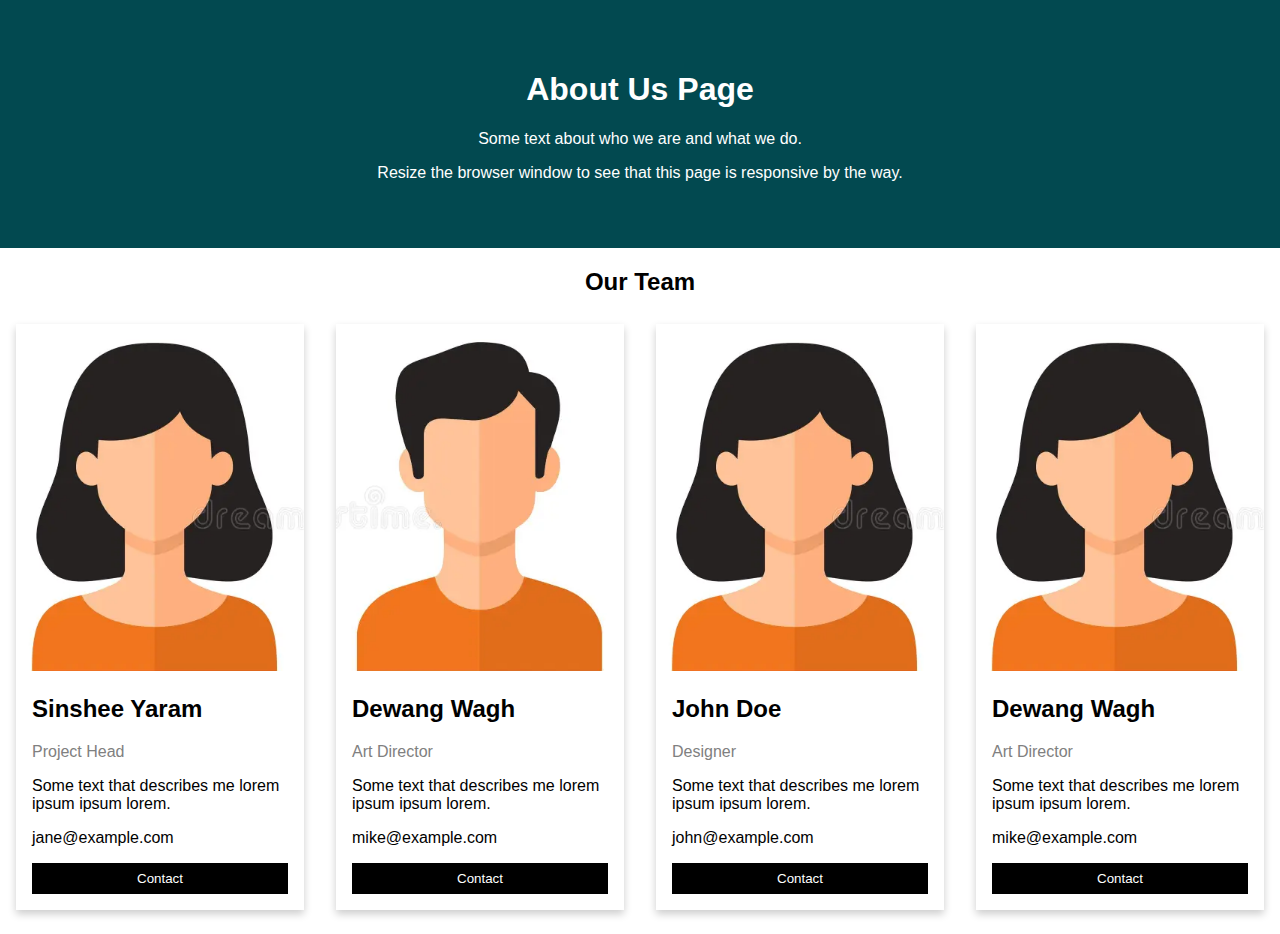
<file: quizApp/dashboard/aboutus.html>
<!DOCTYPE html>
<html>
<head>
<meta name="viewport" content="width=device-width, initial-scale=1">
<style>
body {
  font-family: Arial, Helvetica, sans-serif;
  margin: 0;
}

html {
  box-sizing: border-box;
}

*, *:before, *:after {
  box-sizing: inherit;
}

.column {
  float: left;
  width: 25%;
  margin-bottom: 16px;
  padding: 0 8px;
}

.card {
  box-shadow: 0 4px 8px 0 rgba(0, 0, 0, 0.2);
  margin: 8px;
}

.about-section {
  padding: 50px;
  text-align: center;
  background-color:  #024950;
  color: white;
}

.container {
  padding: 0 16px;
}

.container::after, .row::after {
  content: "";
  clear: both;
  display: table;
}

.title {
  color: grey;
}

.button {
  border: none;
  outline: 0;
  display: inline-block;
  padding: 8px;
  color: white;
  background-color: #000;
  text-align: center;
  cursor: pointer;
  width: 100%;
}

.button:hover {
  background-color: #555;
}

@media screen and (max-width: 650px) {
  .column {
    width: 100%;
    display: block;
  }
}
</style>
</head>
<body>

<div class="about-section">
  <h1>About Us Page</h1>
  <p>Some text about who we are and what we do.</p>
  <p>Resize the browser window to see that this page is responsive by the way.</p>
</div>

<h2 style="text-align:center">Our Team</h2>
<div class="row">
  <div class="column">
    <div class="card">
      <img src="images/women.png" alt="Jane" style="width:100%">
      <div class="container">
        <h2>Sinshee Yaram</h2>
        <p class="title">Project Head</p>
        <p>Some text that describes me lorem ipsum ipsum lorem.</p>
        <p>jane@example.com</p>
        <p><button class="button">Contact</button></p>
      </div>
    </div>
  </div>

  <div class="column">
    <div class="card">
      <img src="images/men.png" alt="Mike" style="width:100%">
      <div class="container">
        <h2>Dewang Wagh</h2>
        <p class="title">Art Director</p>
        <p>Some text that describes me lorem ipsum ipsum lorem.</p>
        <p>mike@example.com</p>
        <p><button class="button">Contact</button></p>
      </div>
    </div>
  </div>
  
  <div class="column">
    <div class="card">
      <img src="images/women.png" alt="John" style="width:100%">
      <div class="container">
        <h2>John Doe</h2>
        <p class="title">Designer</p>
        <p>Some text that describes me lorem ipsum ipsum lorem.</p>
        <p>john@example.com</p>
        <p><button class="button">Contact</button></p>
      </div>
    </div>
  </div>



<div class="column">
    <div class="card">
      <img src="images/women.png" alt="Mike" style="width:100%">
      <div class="container">
        <h2>Dewang Wagh</h2>
        <p class="title">Art Director</p>
        <p>Some text that describes me lorem ipsum ipsum lorem.</p>
        <p>mike@example.com</p>
        <p><button class="button">Contact</button></p>
      </div>
    </div>
  </div>
</div>
</body>
</html>
</file>
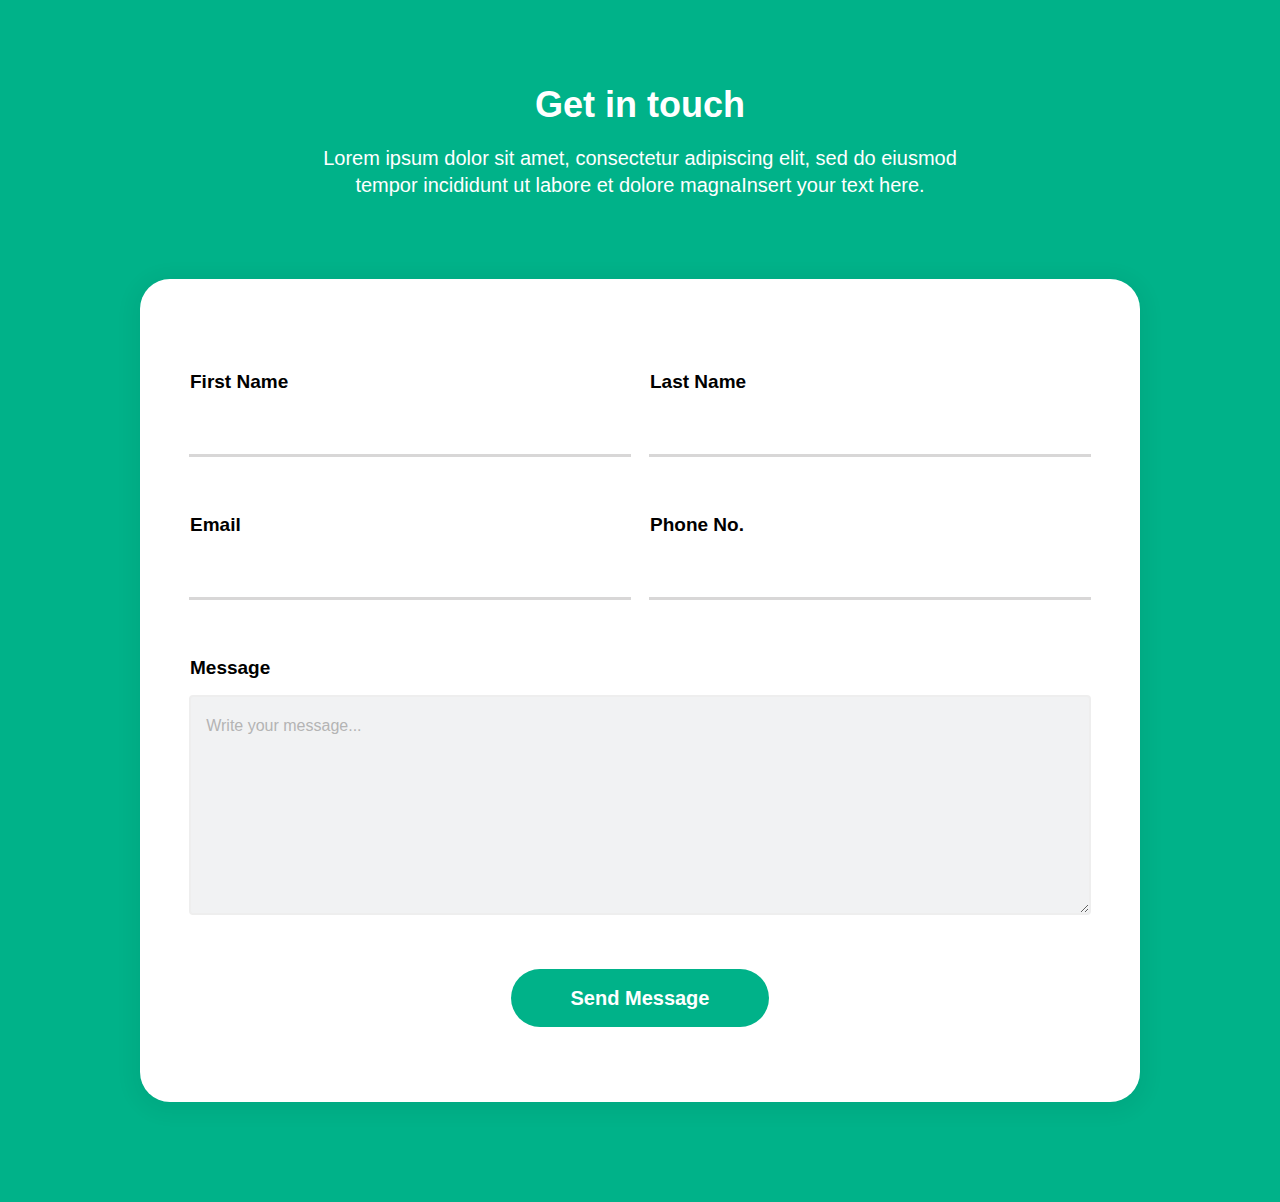
<file: quizApp/dashboard/contact.html>
<!DOCTYPE html>
<html lang="en">
<head>
  <meta charset="UTF-8">
  <meta name="viewport" content="width=device-width, initial-scale=1.0">
  <title>Document</title>
</head>
<style>
  .contact_us * {
  font-family: Nunito, sans-serif;
}

.contact_us .text-blk {
  margin-top: 0px;
  margin-right: 0px;
  margin-bottom: 0px;
  margin-left: 0px;
  line-height: 25px;
}

.contact_us .responsive-cell-block {
  min-height: 75px;
}

.contact_us input:focus {
  outline-color: initial;
  outline-style: none;
  outline-width: initial;
}

.contact_us .container-block {
  min-height: 75px;
  height: fit-content;
  width: 100%;
  padding-top: 10px;
  padding-right: 10px;
  padding-bottom: 10px;
  padding-left: 10px;
  display: block;
}

.contact_us .responsive-container-block {
  min-height: 75px;
  height: fit-content;
  width: 100%;
  display: flex;
  flex-wrap: wrap;
  justify-content: flex-start;
  margin-top: 0px;
  margin-right: auto;
  margin-bottom: 50px;
  margin-left: auto;
  padding-top: 0px;
  padding-right: 0px;
  padding-bottom: 0px;
  padding-left: 0px;
}

.contact_us .responsive-container-block.big-container {
  background-color: #03a9f4;
  position: static;
  height: auto;
  margin-top: 0px;
  margin-right: 0px;
  margin-bottom: 0px;
  margin-left: 0px;
  padding-top: 0px;
  padding-right: 30px;
  padding-bottom: 0px;
  padding-left: 30px;
}

.contact_us .responsive-container-block.container {
  position: static;
  min-height: 75px;
  flex-direction: column;
  margin-top: 0px;
  margin-right: 0px;
  margin-bottom: 0px;
  margin-left: 0px;
  background-color: #00b289;
}

.contact_us .container-block.form-wrapper {
  background-color: white;
  max-width: 1000px;
  text-align: center;
  box-shadow: rgba(0, 0, 0, 0.05) 0px 4px 20px 7px;
  border-top-left-radius: 30px;
  border-top-right-radius: 30px;
  border-bottom-right-radius: 30px;
  border-bottom-left-radius: 30px;
  padding-top: 90px;
  padding-right: 40px;
  padding-bottom: 75px;
  padding-left: 40px;
  margin-top: 80px;
  margin-right: auto;
  margin-bottom: 100px;
  margin-left: auto;
}

.contact_us .text-blk.contactus-head {
  font-size: 38px;
  line-height: 52px;
  font-weight: 900;
}

.contact_us .text-blk.contactus-subhead {
  color: #9c9c9c;
  margin-top: 0px;
  margin-right: 0px;
  margin-bottom: 50px;
  margin-left: 0px;
}

.contact_us .responsive-cell-block.wk-desk-6.wk-ipadp-6.wk-tab-12.wk-mobile-12 {
  min-height: 50px;
  margin-top: 0px;
  margin-right: 0px;
  margin-bottom: 55px;
  margin-left: 0px;
}

.contact_us .input {
  width: 96%;
  height: 48px;
  padding-top: 1px;
  padding-right: 15px;
  padding-bottom: 1px;
  padding-left: 15px;
  font-size: 16px;
  color: black;
  border-top-width: initial;
  border-right-width: initial;
  border-bottom-width: 3px;
  border-left-width: initial;
  border-top-style: none;
  border-right-style: none;
  border-bottom-style: solid;
  border-left-style: none;
  border-top-color: initial;
  border-right-color: initial;
  border-bottom-color: #d8d7d7;
  border-left-color: initial;
  border-image-source: initial;
  border-image-slice: initial;
  border-image-width: initial;
  border-image-outset: initial;
  border-image-repeat: initial;
}

.contact_us .textinput {
  width: 98%;
  min-height: 220px;
  padding-top: 20px;
  padding-right: 15px;
  padding-bottom: 20px;
  padding-left: 15px;
  border-top-width: 2px;
  border-right-width: 2px;
  border-bottom-width: 2px;
  border-left-width: 2px;
  border-top-style: solid;
  border-right-style: solid;
  border-bottom-style: solid;
  border-left-style: solid;
  border-top-color: #eeeeee;
  border-right-color: #eeeeee;
  border-bottom-color: #eeeeee;
  border-left-color: #eeeeee;
  border-image-source: initial;
  border-image-slice: initial;
  border-image-width: initial;
  border-image-outset: initial;
  border-image-repeat: initial;
  font-size: 16px;
  border-top-left-radius: 4px;
  border-top-right-radius: 4px;
  border-bottom-right-radius: 4px;
  border-bottom-left-radius: 4px;
  background-color: #f1f2f3;
}

.contact_us .submit-btn {
  width: auto;
  background-color: #00b289;
  height: 58px;
  font-size: 20px;
  font-weight: 600;
  color: white;
  border-top-width: 0px;
  border-right-width: 0px;
  border-bottom-width: 0px;
  border-left-width: 0px;
  border-top-style: outset;
  border-right-style: outset;
  border-bottom-style: outset;
  border-left-style: outset;
  border-top-color: #767676;
  border-right-color: #767676;
  border-bottom-color: #767676;
  border-left-color: #767676;
  border-image-source: initial;
  border-image-slice: initial;
  border-image-width: initial;
  border-image-outset: initial;
  border-image-repeat: initial;
  padding-top: 1px;
  padding-right: 60px;
  padding-bottom: 1px;
  padding-left: 60px;
  border-top-left-radius: 35px;
  border-top-right-radius: 35px;
  border-bottom-right-radius: 35px;
  border-bottom-left-radius: 35px;
  cursor: pointer;
}

.contact_us .form-box {
  margin-top: 0px;
  margin-right: auto;
  margin-bottom: 0px;
  margin-left: auto;
  padding-top: 80px;
  padding-right: 0px;
  padding-bottom: 0px;
  padding-left: 0px;
  display: flex;
  flex-direction: column;
  justify-content: flex-start;
  align-items: center;
  text-align: center;
}

.contact_us .text-blk.input-title {
  text-align: left;
  padding-top: 0px;
  padding-right: 0px;
  padding-bottom: 0px;
  padding-left: 10px;
  font-size: 19px;
  color: black;
  font-weight: 600;
  margin-top: 0px;
  margin-right: 0px;
  margin-bottom: 15px;
  margin-left: 0px;
}

.contact_us ::placeholder {
  color: #b4b4b4;
}

.contact_us .text-blk.contact-head {
  font-size: 36px;
  line-height: 50px;
  font-weight: 700;
  color: white;
  margin-top: 0px;
  margin-right: 0px;
  margin-bottom: 15px;
  margin-left: 0px;
}

.contact_us .text-blk.contact-subhead {
  max-width: 670px;
  font-size: 20px;
  line-height: 27px;
  color: white;
}

@media (max-width: 1024px) {
  .contact_us .responsive-container-block.container {
    padding-top: 0px;
    padding-right: 30px;
    padding-bottom: 0px;
    padding-left: 30px;
  }

  .contact_us .container-block.form-wrapper {
    margin-top: 60px;
    margin-right: 0px;
    margin-bottom: 80px;
    margin-left: 0px;
  }
}

@media (max-width: 768px) {
  .contact_us .submit-btn {
    width: 100%;
  }

  .contact_us .input {
    width: 100%;
  }

  .contact_us .textinput {
    width: 100%;
  }

  .contact_us .container-block.form-wrapper {
    margin-top: 80px;
    margin-right: 0px;
    margin-bottom: 0px;
    margin-left: 0px;
  }

  .contact_us .text-blk.input-title {
    padding-top: 0px;
    padding-right: 0px;
    padding-bottom: 0px;
    padding-left: 0px;
  }

  .contact_us .container-block.form-wrapper {
    margin-top: 80px;
    margin-right: 0px;
    margin-bottom: 80px;
    margin-left: 0px;
  }

  .contact_us .text-blk.contact-subhead {
    font-size: 18px;
  }
}

@media (max-width: 500px) {
  .contact_us .container-block.form-wrapper {
    padding-top: 50px;
    padding-right: 15px;
    padding-bottom: 50px;
    padding-left: 15px;
  }

  .contact_us .container-block.form-wrapper {
    margin-top: 60px;
    margin-right: 0px;
    margin-bottom: 0px;
    margin-left: 0px;
  }

  .contact_us .responsive-cell-block.wk-ipadp-6.wk-tab-12.wk-mobile-12.wk-desk-6 {
    margin-top: 0px;
    margin-right: 0px;
    margin-bottom: 15px;
    margin-left: 0px;
  }

  .contact_us .responsive-container-block {
    margin-top: 0px;
    margin-right: 0px;
    margin-bottom: 35px;
    margin-left: 0px;
  }

  .contact_us .text-blk.input-title {
    font-size: 12px;
  }

  .contact_us .responsive-container-block.container {
    padding-top: 0px;
    padding-right: 20px;
    padding-bottom: 0px;
    padding-left: 20px;
  }

  .contact_us .container-block.form-wrapper {
    border-top-left-radius: 10px;
    border-top-right-radius: 10px;
    border-bottom-right-radius: 10px;
    border-bottom-left-radius: 10px;
    padding-top: 50px;
    padding-right: 20px;
    padding-bottom: 50px;
    padding-left: 20px;
    margin-top: 50px;
    margin-right: 0px;
    margin-bottom: 80px;
    margin-left: 0px;
  }

  .contact_us .form-box {
    padding-top: 50px;
    padding-right: 0px;
    padding-bottom: 0px;
    padding-left: 0px;
  }

  .contact_us .text-blk.contact-head {
    font-size: 35px;
    line-height: 40px;
  }

  .contact_us .text-blk.contact-subhead {
    font-size: 16px;
    line-height: 24px;
  }

  .contact_us .text-blk.input-title {
    font-size: 16px;
    margin-top: 0px;
    margin-right: 0px;
    margin-bottom: 10px;
    margin-left: 0px;
  }

  .contact_us .responsive-cell-block.wk-ipadp-6.wk-tab-12.wk-mobile-12.wk-desk-6 {
    margin-top: 0px;
    margin-right: 0px;
    margin-bottom: 35px;
    margin-left: 0px;
  }

  .contact_us .input {
    height: 40px;
  }

  .contact_us .text-blk.contact-head {
    font-size: 26px;
    line-height: 35px;
    margin-top: 0px;
    margin-right: 0px;
    margin-bottom: 10px;
    margin-left: 0px;
  }
}
  @import url('https://fonts.googleapis.com/css2?family=Nunito:wght@200;300;400;600;700;800&amp;display=swap');

*,
*:before,
*:after {
  -moz-box-sizing: border-box;
  -webkit-box-sizing: border-box;
  box-sizing: border-box;
}

body {
  margin: 0;
}

.wk-desk-1 {
  width: 8.333333%;
}

.wk-desk-2 {
  width: 16.666667%;
}

.wk-desk-3 {
  width: 25%;
}

.wk-desk-4 {
  width: 33.333333%;
}

.wk-desk-5 {
  width: 41.666667%;
}

.wk-desk-6 {
  width: 50%;
}

.wk-desk-7 {
  width: 58.333333%;
}

.wk-desk-8 {
  width: 66.666667%;
}

.wk-desk-9 {
  width: 75%;
}

.wk-desk-10 {
  width: 83.333333%;
}

.wk-desk-11 {
  width: 91.666667%;
}

.wk-desk-12 {
  width: 100%;
}

@media (max-width: 1024px) {
  .wk-ipadp-1 {
    width: 8.333333%;
  }

  .wk-ipadp-2 {
    width: 16.666667%;
  }

  .wk-ipadp-3 {
    width: 25%;
  }

  .wk-ipadp-4 {
    width: 33.333333%;
  }

  .wk-ipadp-5 {
    width: 41.666667%;
  }

  .wk-ipadp-6 {
    width: 50%;
  }

  .wk-ipadp-7 {
    width: 58.333333%;
  }

  .wk-ipadp-8 {
    width: 66.666667%;
  }

  .wk-ipadp-9 {
    width: 75%;
  }

  .wk-ipadp-10 {
    width: 83.333333%;
  }

  .wk-ipadp-11 {
    width: 91.666667%;
  }

  .wk-ipadp-12 {
    width: 100%;
  }
}

@media (max-width: 768px) {
  .wk-tab-1 {
    width: 8.333333%;
  }

  .wk-tab-2 {
    width: 16.666667%;
  }

  .wk-tab-3 {
    width: 25%;
  }

  .wk-tab-4 {
    width: 33.333333%;
  }

  .wk-tab-5 {
    width: 41.666667%;
  }

  .wk-tab-6 {
    width: 50%;
  }

  .wk-tab-7 {
    width: 58.333333%;
  }

  .wk-tab-8 {
    width: 66.666667%;
  }

  .wk-tab-9 {
    width: 75%;
  }

  .wk-tab-10 {
    width: 83.333333%;
  }

  .wk-tab-11 {
    width: 91.666667%;
  }

  .wk-tab-12 {
    width: 100%;
  }
}

@media (max-width: 500px) {
  .wk-mobile-1 {
    width: 8.333333%;
  }

  .wk-mobile-2 {
    width: 16.666667%;
  }

  .wk-mobile-3 {
    width: 25%;
  }

  .wk-mobile-4 {
    width: 33.333333%;
  }

  .wk-mobile-5 {
    width: 41.666667%;
  }

  .wk-mobile-6 {
    width: 50%;
  }

  .wk-mobile-7 {
    width: 58.333333%;
  }

  .wk-mobile-8 {
    width: 66.666667%;
  }

  .wk-mobile-9 {
    width: 75%;
  }

  .wk-mobile-10 {
    width: 83.333333%;
  }

  .wk-mobile-11 {
    width: 91.666667%;
  }

  .wk-mobile-12 {
    width: 100%;
  }
}
</style>
<body>
  <div class="contact_us">
    <div class="responsive-container-block container">
      <form class="form-box">
        <p class="text-blk contact-head">
          Get in touch
        </p>
        <p class="text-blk contact-subhead">
          Lorem ipsum dolor sit amet, consectetur adipiscing elit, sed do eiusmod tempor incididunt ut labore et dolore magnaInsert your text here.
        </p>
        <div class="container-block form-wrapper">
          <div class="responsive-container-block">
            <div class="responsive-cell-block wk-ipadp-6 wk-tab-12 wk-mobile-12 wk-desk-6" id="i10mt-4">
              <p class="text-blk input-title">
                First Name
              </p>
              <input class="input" id="ijowk-4" name="FirstName">
            </div>
            <div class="responsive-cell-block wk-desk-6 wk-ipadp-6 wk-tab-12 wk-mobile-12">
              <p class="text-blk input-title">
                Last Name
              </p>
              <input class="input" id="indfi-3" name="Last Name">
            </div>
            <div class="responsive-cell-block wk-desk-6 wk-ipadp-6 wk-tab-12 wk-mobile-12">
              <p class="text-blk input-title">
                Email
              </p>
              <input class="input" id="ipmgh-4" name="Email">
            </div>
            <div class="responsive-cell-block wk-desk-6 wk-ipadp-6 wk-tab-12 wk-mobile-12">
              <p class="text-blk input-title">
                Phone No.
              </p>
              <input class="input" id="imgis-4" name="PhoneNumber">
            </div>
            <div class="responsive-cell-block wk-tab-12 wk-mobile-12 wk-desk-12 wk-ipadp-12" id="i634i-4">
              <p class="text-blk input-title">
                Message
              </p>
              <textarea class="textinput" id="i5vyy-4" placeholder="Write your message..."></textarea>
            </div>
          </div>
          <button class="submit-btn">
            Send Message
          </button>
        </div>
      </form>
    </div>
  </div>
</body>
</html>
</file>
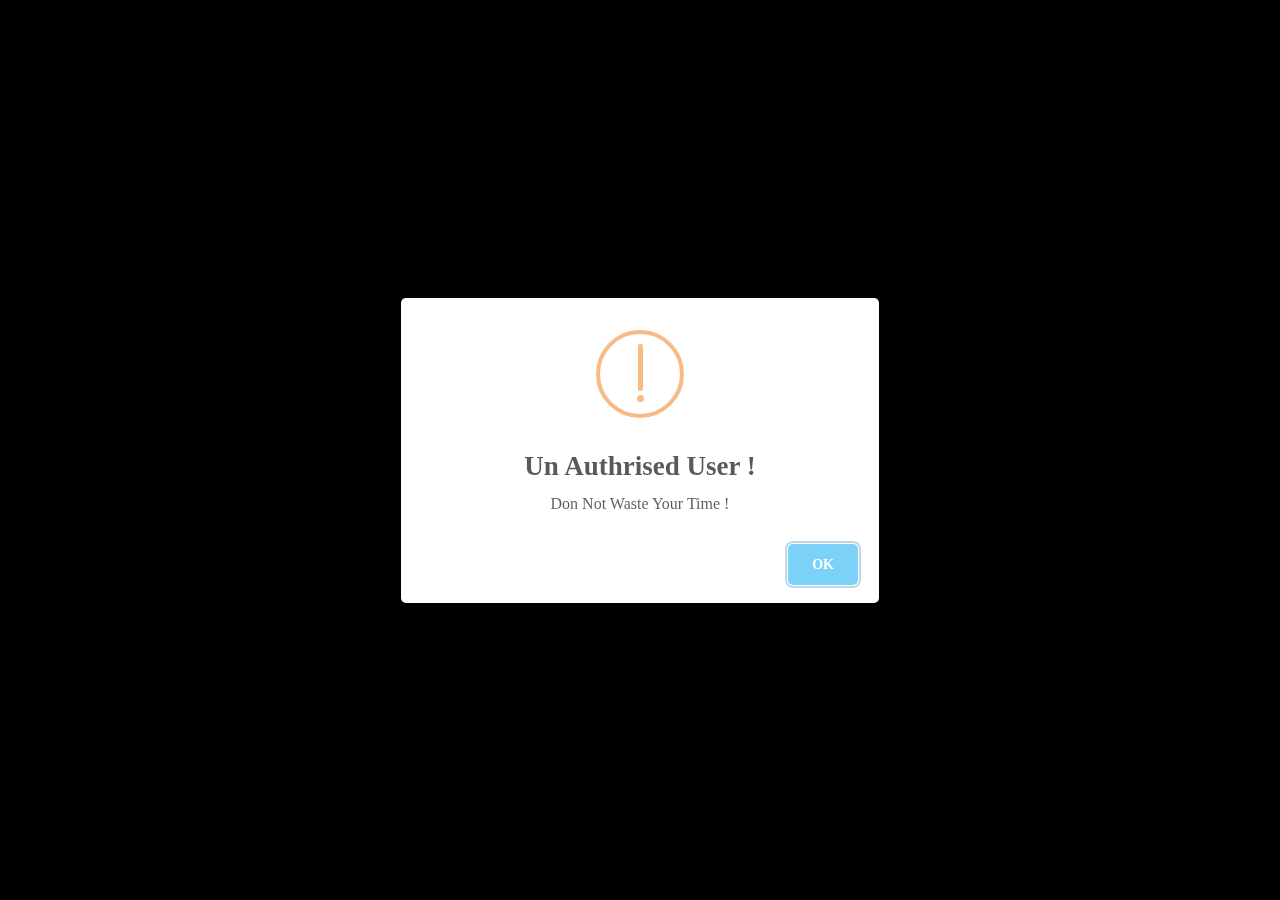
<file: quizApp/dashboard/dashboard.html>
<!DOCTYPE html>
<html lang="en">
  <head>
    <meta charset="UTF-8" />
    <meta http-equiv="X-UA-Compatible" content="IE=edge" />
    <meta name="viewport" content="width=device-width, initial-scale=1.0" />
    <!-- start css link -->
    <link rel="stylesheet" href="css/dashboard.css" />
    <link rel="stylesheet" href="../common/css/bootstrap.min.css" />
    <link rel="stylesheet" href="../common/css/animate.min.css" />
    <!-- end css link -->
    <!-- start js link -->
    <script src="../common/js/bootstrap.bundle.min.js"></script>
    <script src="../common/js/sweetalert.min.js"></script>
    <link
      rel="stylesheet"
      href="https://cdnjs.cloudflare.com/ajax/libs/font-awesome/6.2.1/css/all.min.css"
      integrity="sha512-MV7K8+y+gLIBoVD59lQIYicR65iaqukzvf/nwasF0nqhPay5w/9lJmVM2hMDcnK1OnMGCdVK+iQrJ7lzPJQd1w=="
      crossorigin="anonymous"
      referrerpolicy="no-referrer"
    />
    <!-- end js lside-navink -->
    <title>Dashboard</title>
  </head>
  <body>
    <div class="allbackfordash">
      <div class="toggler-box">
        <i class="fa-solid fa-bars toggler-icon"></i>
        <i class="fa-solid fa-xmark d-none toggler-icon"></i>
      </div>
      <div class="side-nav">
        <div class="profile-pic"></div>
        <ul class="list-group">
          <a href="dashboard.html" class="Underline-Dewa"
            ><li class="list-group-item">
              <i class="fa fa-dashboard"></i> Dashboard
            </li>
          </a>
          <a href="../index.html" class="Underline-Dewa"
            ><li class="list-group-item"><i class="fa fa-home"></i> Home</li>
          </a>
          <a href="/forall/forall.html" class="Underline-Dewa">
            <li class="list-group-item"><i class="fa fa-gear"></i> About Us</li>
          </a>
          <a href="/forall/forall.html" class="Underline-Dewa">
            <li class="list-group-item">
              <i class="fa fa-image"></i> Portfolio
            </li>
          </a>
          <a href="/forall/forall.html" class="Underline-Dewa">
            <li class="list-group-item">
              <i class="fa fa-phone"></i> Contact
            </li></a
          >
          <a href="/forall/forall.html" class="Underline-Dewa">
            <li class="list-group-item">
              <i class="fa fa-briefcase"></i> Manual
            </li>
          </a>
          <a href="/forall/forall.html" class="Underline-Dewa">
            <li class="list-group-item">
              <i class="fa fa-code"></i> Developers
            </li>
          </a>
        </ul>
        <button id="logout-btn">Logout</button>
      </div>
      <div class="container-fluid overflow-hidden p-3 main-box">
        <div class="row">
          <div class="col-md-0 col-lg-2"></div>
          <div class="col-md-12 col-lg-10 mt-1 p-0">
            <ul class="list-group">
              <li class="list-group-item Welcometxt">
                <h1 id="brand-name"></h1>
              </li>
            </ul>
            <div class="row mt-3">
              <div class="col-md-4 teacher-box text-center">
                <ul class="list-group">
                  <li class="list-group-item">
                    <h4>Students</h4>
                  </li>
                </ul>
                <div class="content-box">
                  <div class="number-box">
                    <h5>2000</h5>
                  </div>
                </div>
              </div>
              <div class="col-md-4 teacher-box text-center">
                <ul class="list-group">
                  <li class="list-group-item">
                    <h4>Guide</h4>
                  </li>
                </ul>
                <div class="content-box">
                  <div class="number-box">
                    <h5>200</h5>
                  </div>
                </div>
              </div>
              <div class="col-md-4 teacher-box text-center">
                <ul class="list-group">
                  <li class="list-group-item">
                    <h4>Subject</h4>
                  </li>
                </ul>
                <div class="content-box">
                  <div class="number-box">
                    <h5>15</h5>
                  </div>
                </div>
              </div>
            </div>
            <div class="row mt-2">
              <div class="col-md-4">
                <ul class="list-group">
                  <li class="list-group-item text-center">
                    <h3>Create Subject</h3>
                  </li>
                </ul>
                <div class="accordion">
                  <div class="accordion-item">
                    <h2 class="accordion-header">
                      <buttton
                        class="accordion-button"
                        data-bs-toggle="collapse"
                        data-bs-target="#create-subject"
                      >
                        Create Subject
                      </buttton>
                    </h2>
                    <div
                      class="accordion-collapse collapse"
                      id="create-subject"
                    >
                      <div class="accordion-body">
                        <form>
                          <input
                            type="text"
                            placeholder="Subject Name"
                            class="form-control subject mb-3"
                          />
                          <div align="end">
                            <button
                              class="btn text-white subject-btn"
                              style="background-color: #263159"
                            >
                              Store Subject
                            </button>
                          </div>
                        </form>
                      </div>
                    </div>
                  </div>
                </div>
              </div>
              <div class="col-md-8">
                <ul class="list-group">
                  <li class="list-group-item text-center">
                    <h3>Create Subject Related Questions</h3>
                  </li>
                </ul>
                <div class="accordion">
                  <div class="accordion-item">
                    <h2 class="accordion-header">
                      <buttton
                        class="accordion-button"
                        data-bs-toggle="collapse"
                        data-bs-target="#create-question"
                      >
                        Create Question
                      </buttton>
                    </h2>
                    <div
                      class="accordion-collapse collapse"
                      id="create-question"
                    >
                      <div class="accordion-body">
                        <form class="question-form inputsdewa">
                          <select
                            name=""
                            id="choose-subject"
                            class="form-select mb-3"
                          >
                            <option value="choose subject">
                              Choose Subject
                            </option>
                          </select>
                          <label for="question"
                            >1 Wnter Your question Here !</label
                          >
                          <input
                            type="text"
                            required
                            class="form-control subject mb-3"
                            id="question"
                          />
                          <label for="option-one">Option-1</label>
                          <input
                            type="text"
                            required
                            class="form-control subject mb-3"
                            id="option-one"
                          />
                          <label for="option-two">Option-2</label>
                          <input
                            type="text"
                            required
                            class="form-control subject mb-3"
                            id="option-two"
                          />
                          <label for="option-three">Option-3</label>
                          <input
                            type="text"
                            required
                            class="form-control subject mb-3"
                            id="option-three"
                          />
                          <label for="option-four">Option-4</label>
                          <input
                            type="text"
                            required
                            class="form-control subject mb-3"
                            id="option-four"
                          />
                          <label for="correct-answer">Correct Answer</label>
                          <input
                            type="text"
                            required
                            class="form-control subject mb-3"
                            id="correct-answer"
                          />
                          <div align="end">
                            <button
                              class="btn text-white"
                              style="background-color: #263159"
                            >
                              Store Question
                            </button>
                          </div>
                        </form>
                      </div>
                    </div>
                  </div>
                </div>
              </div>
            </div>
            <div class="row mt-2">
              <div class="col-md-4">
                <ul class="list-group">
                  <li class="list-group-item text-center">
                    <h3>Show Subject</h3>
                  </li>
                </ul>
                <div class="accordion">
                  <div class="accordion-item">
                    <h2 class="accordion-header">
                      <buttton
                        class="accordion-button"
                        data-bs-toggle="collapse"
                        data-bs-target="#show-subject"
                      >
                        Update And Delete All Subject
                      </buttton>
                    </h2>
                    <div class="accordion-collapse collapse" id="show-subject">
                      <div class="accordion-body">
                        <div class="visible-subject"></div>
                      </div>
                    </div>
                  </div>
                </div>
              </div>
              <div class="col-md-8">
                <ul class="list-group">
                  <li class="list-group-item text-center">
                    <h3>Update & Delete Subject Related Questions</h3>
                  </li>
                </ul>
                <div class="accordion">
                  <div class="accordion-item">
                    <h2 class="accordion-header">
                      <buttton
                        class="accordion-button"
                        data-bs-toggle="collapse"
                        data-bs-target="#show-question"
                      >
                        Update & Delete Question
                      </buttton>
                    </h2>
                    <div class="accordion-collapse collapse" id="show-question">
                      <div class="accordion-body">
                        <select
                          name=""
                          id="select-subject"
                          class="form-select mb-3"
                        >
                          <option value="choose subject">Choose Subject</option>
                        </select>

                        <div class="visible-question"></div>
                      </div>
                    </div>
                  </div>
                </div>
              </div>
            </div>
            <div class="row mt-2">
              <div class="col-md-12">
                <ul class="list-group">
                  <li class="list-group-item text-center">
                    <h3>Student & Guide Registration Form</h3>
                  </li>
                </ul>
                <div class="accordion">
                  <div class="accordion-item">
                    <h2 class="accordion-header">
                      <buttton
                        class="accordion-button"
                        data-bs-toggle="collapse"
                        data-bs-target="#registration-form"
                      >
                        Registration form
                      </buttton>
                    </h2>
                    <div
                      class="accordion-collapse collapse"
                      id="registration-form"
                    >
                      <div class="accordion-body">
                        <form class="registration-form">
                          <div class="row">
                            <div class="inputsdewa col-md-6">
                              <label for="name">Name</label>
                              <input
                                type="text"
                                required
                                id="name"
                                class="form-control mb-3"
                              />
                              <label for="father">Father's Name</label>
                              <input
                                type="text"
                                required
                                id="father"
                                class="form-control mb-3"
                              />
                              <label for="dob">DOB</label>
                              <input
                                type="date"
                                required
                                id="dob"
                                class="form-control mb-3"
                              />
                              <select
                                name=""
                                id="choose-type"
                                class="form-select mb-3 inputsdewa"
                              >
                                <option value="choose type">Choose Type</option>
                                <option value="guide">Guide</option>
                                <option value="employee">Student</option>
                              </select>
                              <div align="end">
                                <button class="btn bg-info text-white">
                                  Register
                                </button>
                              </div>
                            </div>
                            <div class="col-md-6 inputsdewa">
                              <label for="mobile">Mobile</label>
                              <input
                                type="text"
                                required
                                id="mobile"
                                class="form-control mb-3"
                              />
                              <label for="enrollment">Roll Number</label>
                              <input
                                type="text"
                                required
                                id="enrollment"
                                class="form-control mb-3"
                              />
                              <label for="password">Password</label>
                              <input
                                type="password"
                                required
                                id="password"
                                class="form-control mb-3"
                              />
                              <label for="address">Address</label>
                              <textarea
                                name=""
                                id="address"
                                required
                                class="form-control"
                              ></textarea>
                            </div>
                          </div>
                        </form>
                      </div>
                    </div>
                  </div>
                </div>
              </div>
            </div>
            <div class="row mt-2">
              <div class="col-md-12">
                <ul class="list-group">
                  <li class="list-group-item text-center">
                    <h3>Student & Guide Data</h3>
                  </li>
                </ul>
                <div class="accordion">
                  <div class="accordion-item">
                    <h2 class="accordion-header">
                      <buttton
                        class="accordion-button"
                        data-bs-toggle="collapse"
                        data-bs-target="#registration-data"
                      >
                        All Type Of User Data
                      </buttton>
                    </h2>
                    <div
                      class="accordion-collapse collapse"
                      id="registration-data"
                    >
                      <div class="accordion-body" style="overflow-x: scroll">
                        <table class="table">
                          <thead>
                            <tr>
                              <th>#</th>
                              <th>Profile</th>
                              <th>Name</th>
                              <th style="width: 200px">Father's Name</th>
                              <th>DOB</th>
                              <th>User Type</th>
                              <th>Mobile</th>
                              <th>Roll Number</th>
                              <th>Password</th>
                              <th>Address</th>
                              <th>Action</th>
                            </tr>
                          </thead>
                          <tbody class="registration-data"></tbody>
                        </table>
                      </div>
                    </div>
                  </div>
                </div>
              </div>
            </div>
            <div class="row mt-2">
              <div class="col-md-4">
                <ul class="list-group">
                  <li class="list-group-item text-center">
                    <h3>Search Result</h3>
                  </li>
                </ul>
                <div class="accordion">
                  <div class="accordion-item">
                    <h2 class="accordion-header inputsdewa">
                      <buttton
                        class="accordion-button"
                        data-bs-toggle="collapse"
                        data-bs-target="#get-result"
                      >
                        Enter Roll Number No
                      </buttton>
                    </h2>
                    <div class="accordion-collapse collapse" id="get-result">
                      <div class="accordion-body">
                        <form class="certificate-form">
                          <input
                            type="text"
                            placeholder="Enter Id Number"
                            class="form-control mb-3"
                          />
                          <div align="end">
                            <button
                              class="btn text-white subject-btn"
                              style="background-color: #263159"
                            >
                              Get Result
                            </button>
                          </div>
                        </form>
                      </div>
                    </div>
                  </div>
                </div>
              </div>
              <div class="col-md-8">
                <ul class="list-group">
                  <li class="list-group-item text-center">
                    <h3>Search Subject Related Result</h3>
                  </li>
                </ul>

                <div class="accordion">
                  <div class="accordion-item">
                    <h2 class="accordion-header">
                      <buttton
                        class="accordion-button"
                        data-bs-toggle="collapse"
                        data-bs-target="#subject-result"
                      >
                        Search Subject Result
                      </buttton>
                    </h2>
                    <div
                      class="accordion-collapse collapse show"
                      id="subject-result"
                    >
                      <div class="accordion-body">
                        <select
                          name=""
                          id="subject-result-el"
                          class="form-select mb-3 choosesub"
                        >
                          <option value="choose subject">Choose Subject</option>
                        </select>
                        <table class="table table-responsive table-striped">
                          <thead>
                            <tr>
                              <th>#</th>
                              <th>Name</th>
                              <th>Roll Number</th>
                              <th>Subject</th>
                              <th class="text-nowrap">Correct Answer</th>
                              <th class="text-nowrap">Wrong Answer</th>
                              <th>Out Of</th>
                            </tr>
                          </thead>
                          <tbody class="subject-result-data">
                            <!-- <tr>
                                                    <td class="text-nowrap" style="width: 8rem;">1</td>
                                                    <td class="text-nowrap" style="width: 8rem;">Alok Kumar</td>
                                                    <td class="text-nowrap" style="width: 8rem;">12345678</td>
                                                    <td class="text-nowrap" style="width: 8rem;">Hindi</td>
                                                    <td class="text-nowrap" style="width: 8rem;">4</td>
                                                    <td class="text-nowrap" style="width: 8rem;">0</td>
                                                    <td class="text-nowrap" style="width: 8rem;">4</td>
                                                </tr> -->
                          </tbody>
                        </table>
                      </div>
                    </div>
                  </div>
                </div>
              </div>
            </div>
          </div>
        </div>
      </div>

      <!-- start modal coding -->
      <div
        class="modal user-profile-box animate__animated animate__fadeInDown"
        id="myModal"
      >
        <div class="modal-dialog modal-lg">
          <div class="modal-content">
            <div class="modal-header">
              <h3>QUIZZENERRING</h3>
              <button
                type="button"
                class="btn-close"
                data-bs-dismiss="modal"
              ></button>
            </div>
            <div class="modal-body inputsdewa">
              <div class="row">
                <div class="col-4">
                  <div class="profile-box mb-3">
                    <div class="upload-box">
                      <button class="btn"><i class="fa fa-add"></i></button>
                      <input type="file" class="upload-input" />
                    </div>
                    <br />
                    <h3>QUIZZENERRING</h3>
                    <p></p>
                  </div>
                  <div class="date-box">
                    <div class="icon-box">
                      <i class="fa-solid fa-caret-left mx-2"></i>
                      <h3 class="may-month">May</h3>
                      <i class="fa-solid fa-caret-right mx-2"></i>
                    </div>
                    <br />
                    <h1 class="may-date">27</h1>
                    <br />
                  </div>
                </div>
                <div class="col-8">
                  <form class="modal-form">
                    <div class="input-group mb-3">
                      <span class="input-group-text">Name</span>
                      <input type="text" class="form-control" />
                    </div>
                    <div class="input-group mb-3">
                      <span class="input-group-text">Father's Name</span>
                      <input type="text" class="form-control" />
                    </div>
                    <div class="input-group mb-3">
                      <span class="input-group-text">DOB</span>
                      <input type="text" class="form-control" />
                    </div>
                    <div class="input-group mb-3">
                      <span class="input-group-text">User Type</span>
                      <input type="text" class="form-control" />
                    </div>
                    <div class="input-group mb-3">
                      <span class="input-group-text">Mobile</span>
                      <input type="text" class="form-control" />
                    </div>
                    <div class="input-group mb-3">
                      <span class="input-group-text">Roll Number</span>
                      <input type="text" class="form-control" />
                    </div>
                    <div class="input-group mb-3">
                      <span class="input-group-text">Password</span>
                      <input type="text" class="form-control" />
                    </div>
                    <div class="input-group mb-3">
                      <span class="input-group-text">Address</span>
                      <textarea name="" id="" class="form-control"></textarea>
                    </div>
                  </form>
                </div>
              </div>
            </div>
            <div class="modal-footer inputsdewa">
              <button class="btn modal-edit">Edit</button>
              <button
                class="btn fw-bold text-white modal-updatte-btn d-none btn-info"
              >
                Update
              </button>
            </div>
          </div>
        </div>
      </div>
      <!-- end modal coding -->

      <!-- start certificate coding -->

      <div class="certificate-main">
        <button class="btn certificate-close-btn">
          <i class="fa fa-times-circle"></i>
        </button>
        <img src="images/cirtificate.png" width="100%" height="100%" alt="" />
        <div class="main-box">
          <h1 class="text-center brand-name">JUST FOR CODE</h1>
          <p class="text-center brand-address">
            GALA NO - 402 NASHIK ROAD PUNE ANDHRA ROAD KALYAN DIST THANE.
          </p>

          <div class="name-box">
            <div class="img-box">
              <img
                src="../dashboard/images/generic-male-avatar-icon-piiktqtfffyzulft.png"
                class="cir-profile"
                width="100%"
                height="100%"
                alt=""
              />
            </div>
            <div class="img-box">
              <p>Name :</p>
              <p>Roll Number :</p>
              <p>Father's Name :</p>
            </div>
            <div class="img-box">
              <p class="cir-name">Alok Kumar</p>
              <p class="cir-enrollment">123456789</p>
              <p class="cir-father">Xyz</p>
            </div>
          </div>
          <h2 class="mt-5">Result :-</h2>
          <table class="table .table-striped">
            <thead>
              <tr>
                <th>Sr</th>
                <th>Subject</th>
                <th>MaxMark</th>
                <th>Mark</th>
                <th>Total</th>
              </tr>
            </thead>
            <tbody class="cir-data">
              <!-- <tr>
                        <td>1</td>
                        <td>Hindi</td>
                        <td>50</td>
                        <td>34</td>
                        <td>34</td>
                    </tr> -->
            </tbody>
            <thead>
              <tr>
                <th>Final Result</th>
                <th></th>
                <th class="cir-total">50</th>
                <th class="cir-total">30</th>
                <th class="cir-total">30</th>
              </tr>
            </thead>
          </table>
          <div class="signature-box">
            <div class="sign-box" style="border-right: 2px solid black"></div>
            <div class="sign-box final-result-box"></div>
            <div class="sign-box" style="border-left: 2px solid black"></div>
          </div>
        </div>
      </div>
    </div>
    <!-- end certificte coding -->

    <script src="js/dashboard.js"></script>
  </body>
</html>
</file>
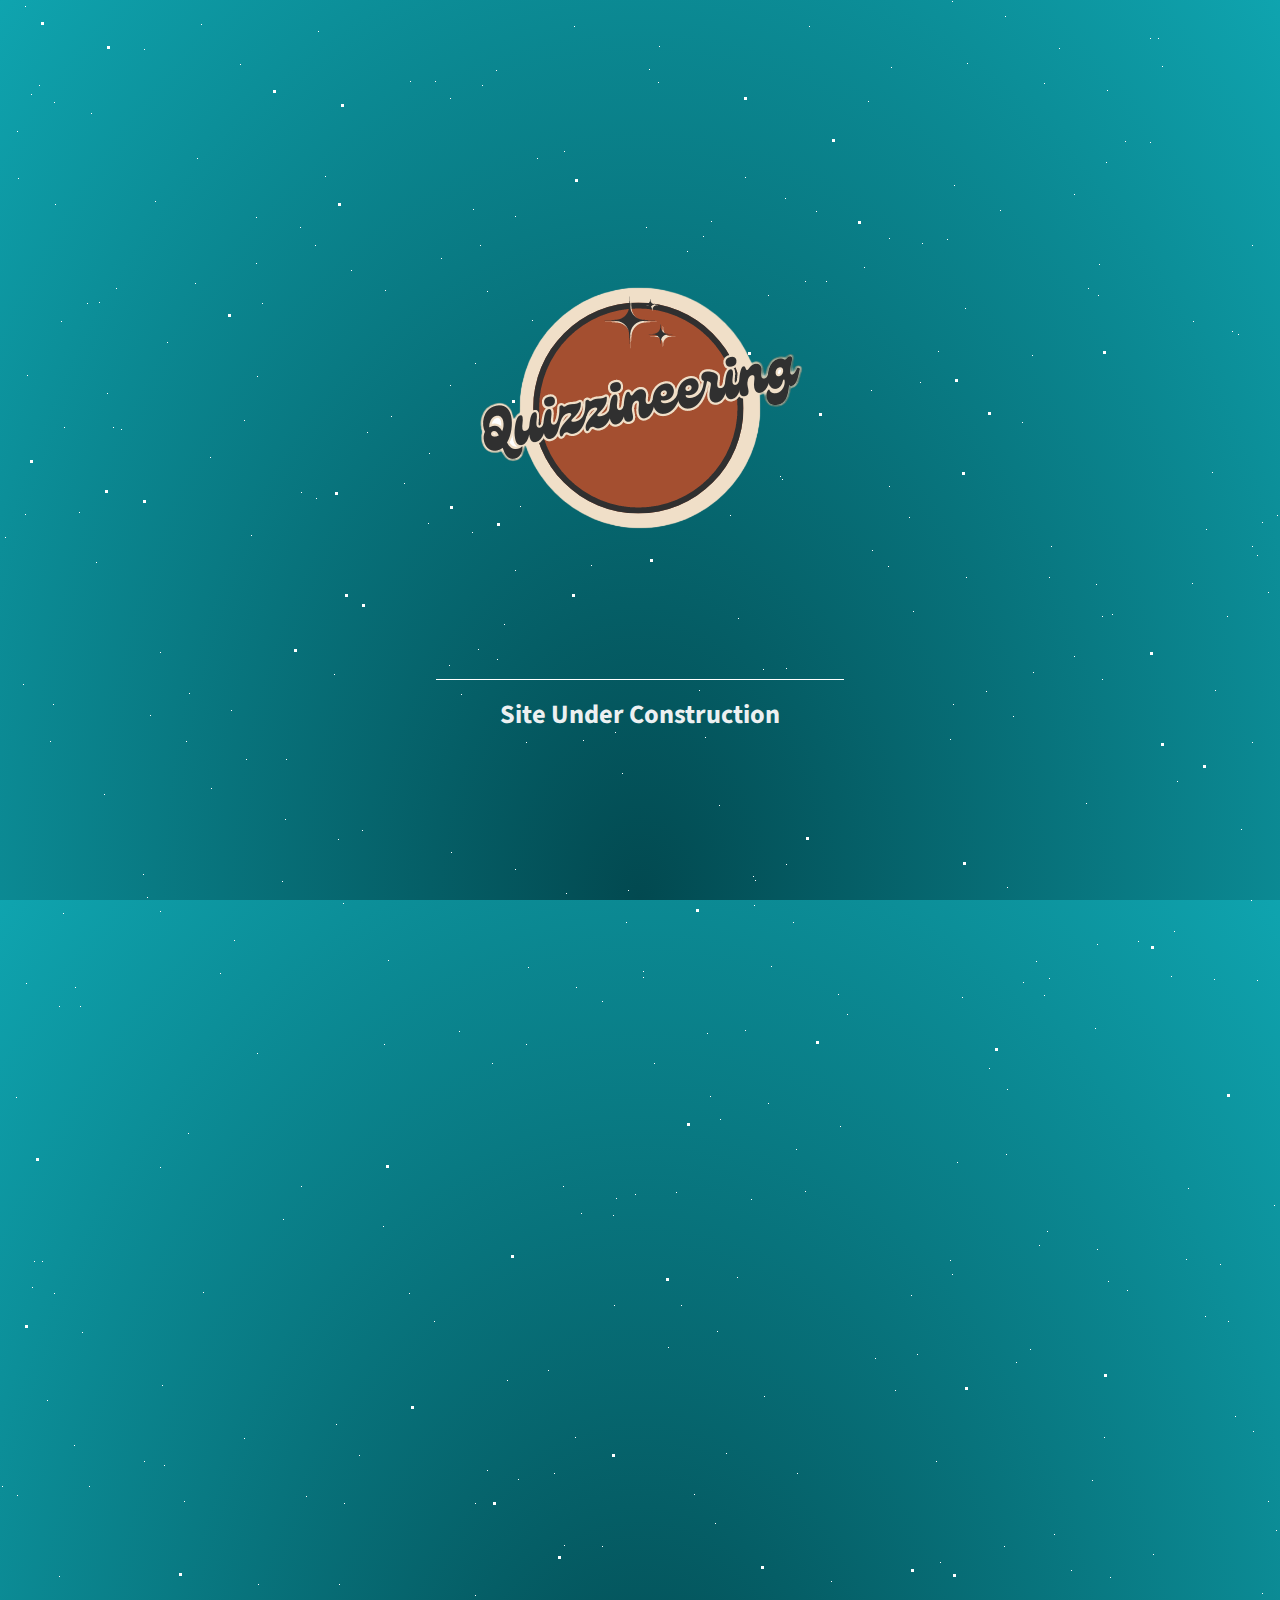
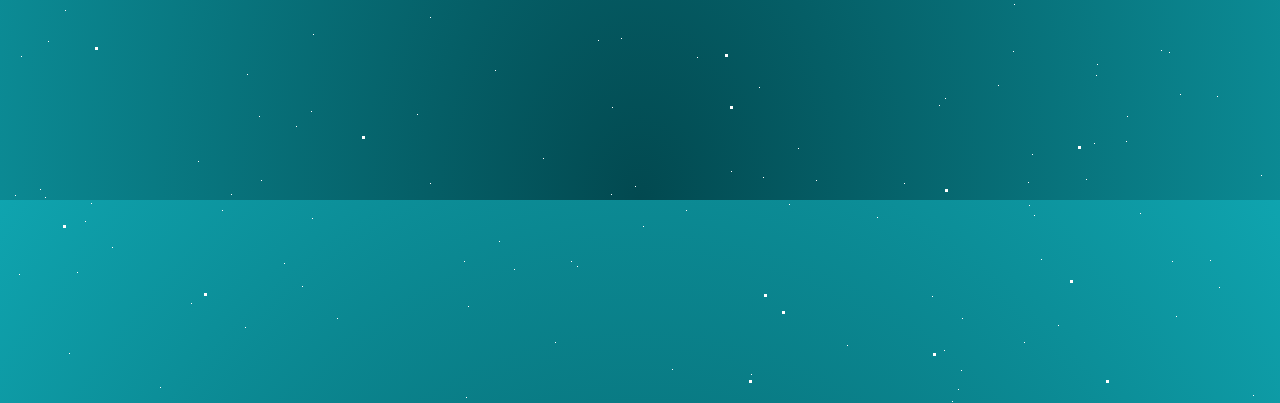
<file: quizApp/forall/forall.html>
<!DOCTYPE html>
<html lang="en">
<head>
  <meta charset="UTF-8">
  <meta name="viewport" content="width=device-width, initial-scale=1.0">
  <title>Document</title>
</head>

<style>
  @import url('https://fonts.googleapis.com/css?family=Poiret+One|Source+Sans+Pro');

* {
	padding: 0;
	margin: 0;
	box-sizing: border-box;
}

html,
body {
	height: 100%;
}

body {
	font-size: 110%;
	color: #ecf0f1;
	font-family: 'Source Sans Pro', sans-serif;
	background: radial-gradient(ellipse at bottom,  #024950 0%,   #0FA4AF 100%);
	width: 100%;
	position: absolute;
	top: 0;
	left: 0;
	overflow: hidden;
}

.main {
	position: absolute;
	height: 100%;
	width: 100%;
	display: flex;
	justify-content: center;
	align-items: center;
}

.contact {
	display: flex;
	flex-direction: column;
	justify-content: center;
	align-items: center;
}

.title {
		font-family: 'Poiret One', cursive;
	font-size: 4rem;
  margin-bottom: .5rem;
	width: 100%;
}

.sub-title {
  border-top: .1rem solid #fff;
  padding: 1rem 4rem;
	text-align: center;
}


/* CSS hack using multiple box-shadows to get them **Stars** */

.stars {
	width: 1px;
	height: 1px;
	background: transparent;
	box-shadow: 1983px 1070px #FFF, 1625px 734px #FFF, 1505px 1218px #FFF, 1288px 1382px #FFF, 1023px 982px #FFF, 184px 1501px #FFF, 1352px 1072px #FFF, 966px 577px #FFF, 1928px 1505px #FFF, 284px 1863px #FFF, 871px 390px #FFF, 1591px 1017px #FFF, 1919px 1315px #FFF, 1552px 697px #FFF, 1775px 1722px #FFF, 61px 321px #FFF, 1108px 1281px #FFF, 1795px 22px #FFF, 1808px 716px #FFF, 797px 374px #FFF, 796px 1149px #FFF, 952px 1px #FFF, 1361px 1185px #FFF, 1110px 1577px #FFF, 1058px 1925px #FFF, 160px 1987px #FFF, 1274px 1205px #FFF, 39px 85px #FFF, 1835px 484px #FFF, 495px 1670px #FFF, 986px 691px #FFF, 2px 1486px #FFF, 719px 805px #FFF, 1601px 89px #FFF, 591px 565px #FFF, 1317px 1604px #FFF, 1805px 1486px #FFF, 703px 236px #FFF, 1950px 1089px #FFF, 1527px 1923px #FFF, 1690px 36px #FFF, 1252px 245px #FFF, 343px 903px #FFF, 143px 874px #FFF, 939px 1705px #FFF, 1733px 372px #FFF, 362px 830px #FFF, 1580px 1181px #FFF, 251px 535px #FFF, 1666px 1111px #FFF, 1276px 1530px #FFF, 958px 1989px #FFF, 75px 987px #FFF, 256px 217px #FFF, 635px 1194px #FFF, 1004px 1546px #FFF, 1910px 878px #FFF, 520px 506px #FFF, 1000px 210px #FFF, 1455px 1027px #FFF, 417px 1714px #FFF, 1376px 674px #FFF, 1744px 1390px #FFF, 195px 283px #FFF, 621px 1638px #FFF, 962px 997px #FFF, 283px 1219px #FFF, 1591px 1953px #FFF, 160px 652px #FFF, 1430px 948px #FFF, 1589px 1722px #FFF, 614px 1305px #FFF, 167px 342px #FFF, 1172px 1861px #FFF, 1097px 1249px #FFF, 1094px 1743px #FFF, 1988px 1361px #FFF, 461px 694px #FFF, 1096px 584px #FFF, 1876px 1984px #FFF, 315px 245px #FFF, 441px 258px #FFF, 1219px 1887px #FFF, 480px 245px #FFF, 285px 819px #FFF, 1753px 1833px #FFF, 816px 1780px #FFF, 245px 1927px #FFF, 715px 1523px #FFF, 475px 1595px #FFF, 1162px 66px #FFF, 543px 1758px #FFF, 112px 1847px #FFF, 1604px 1243px #FFF, 1888px 1758px #FFF, 162px 1385px #FFF, 1587px 1863px #FFF, 1059px 48px #FFF, 1161px 1650px #FFF, 1881px 289px #FFF, 475px 363px #FFF, 160px 911px #FFF, 487px 291px #FFF, 496px 70px #FFF, 1107px 90px #FFF, 731px 1771px #FFF, 1517px 918px #FFF, 1013px 716px #FFF, 1832px 882px #FFF, 107px 393px #FFF, 1503px 1860px #FFF, 31px 94px #FFF, 1640px 1112px #FFF, 697px 1657px #FFF, 435px 81px #FFF, 1526px 1467px #FFF, 602px 1001px #FFF, 1409px 306px #FFF, 1631px 1005px #FFF, 302px 1886px #FFF, 1262px 522px #FFF, 1606px 776px #FFF, 1813px 1471px #FFF, 1784px 1953px #FFF, 499px 1841px #FFF, 805px 1191px #FFF, 786px 864px #FFF, 940px 1562px #FFF, 1016px 1362px #FFF, 1036px 961px #FFF, 1666px 173px #FFF, 1214px 979px #FFF, 54px 1293px #FFF, 231px 710px #FFF, 434px 1321px #FFF, 259px 1716px #FFF, 1463px 380px #FFF, 1406px 1130px #FFF, 913px 611px #FFF, 1489px 1218px #FFF, 1777px 61px #FFF, 967px 63px #FFF, 1598px 1504px #FFF, 1528px 1134px #FFF, 1641px 111px #FFF, 1980px 1181px #FFF, 945px 1698px #FFF, 430px 1617px #FFF, 482px 85px #FFF, 554px 1473px #FFF, 1112px 614px #FFF, 1030px 1349px #FFF, 1666px 1753px #FFF, 1049px 978px #FFF, 1817px 1144px #FFF, 759px 1687px #FFF, 1371px 1720px #FFF, 1393px 461px #FFF, 26px 983px #FFF, 85px 1821px #FFF, 1193px 321px #FFF, 240px 64px #FFF, 220px 973px #FFF, 607px 312px #FFF, 1102px 679px #FFF, 1314px 329px #FFF, 1802px 1079px #FFF, 1997px 85px #FFF, 782px 479px #FFF, 1647px 52px #FFF, 1945px 514px #FFF, 938px 351px #FFF, 1140px 1813px #FFF, 1348px 1582px #FFF, 1188px 1188px #FFF, 1494px 1341px #FFF, 1552px 834px #FFF, 1592px 1952px #FFF, 450px 98px #FFF, 581px 1213px #FFF, 1736px 1193px #FFF, 944px 1950px #FFF, 526px 1044px #FFF, 1869px 788px #FFF, 911px 1295px #FFF, 1521px 1135px #FFF, 1725px 1438px #FFF, 1691px 110px #FFF, 1903px 1777px #FFF, 643px 1826px #FFF, 222px 1810px #FFF, 1613px 1035px #FFF, 201px 24px #FFF, 1325px 557px #FFF, 1169px 1652px #FFF, 385px 290px #FFF, 1733px 168px #FFF, 1886px 438px #FFF, 1533px 315px #FFF, 388px 960px #FFF, 312px 1818px #FFF, 1605px 6px #FFF, 231px 1794px #FFF, 686px 1810px #FFF, 1301px 577px #FFF, 1583px 474px #FFF, 1916px 756px #FFF, 694px 1494px #FFF, 1877px 1341px #FFF, 25px 6px #FFF, 1717px 316px #FFF, 1906px 1307px #FFF, 1555px 316px #FFF, 699px 690px #FFF, 1335px 368px #FFF, 1871px 668px #FFF, 301px 492px #FFF, 1899px 747px #FFF, 680px 444px #FFF, 654px 1063px #FFF, 45px 1797px #FFF, 826px 281px #FFF, 1041px 1859px #FFF, 1690px 7px #FFF, 797px 1473px #FFF, 1697px 1680px #FFF, 1704px 572px #FFF, 144px 49px #FFF, 1099px 264px #FFF, 789px 1804px #FFF, 186px 741px #FFF, 306px 1496px #FFF, 473px 209px #FFF, 1763px 127px #FFF, 116px 288px #FFF, 450px 385px #FFF, 210px 457px #FFF, 1433px 1540px #FFF, 1766px 1459px #FFF, 1426px 215px #FFF, 1313px 296px #FFF, 410px 81px #FFF, 1809px 593px #FFF, 515px 216px #FFF, 1903px 1912px #FFF, 564px 1545px #FFF, 99px 302px #FFF, 164px 1465px #FFF, 1560px 801px #FFF, 1839px 663px #FFF, 191px 1903px #FFF, 5px 537px #FFF, 1150px 38px #FFF, 1310px 647px #FFF, 1257px 555px #FFF, 487px 1470px #FFF, 1769px 1121px #FFF, 1698px 1155px #FFF, 1176px 1916px #FFF, 1192px 583px #FFF, 1778px 1511px #FFF, 1330px 354px #FFF, 705px 737px #FFF, 449px 665px #FFF, 89px 1486px #FFF, 751px 1974px #FFF, 1733px 1742px #FFF, 1289px 1386px #FFF, 1621px 1363px #FFF, 571px 1861px #FFF, 1697px 1850px #FFF, 504px 624px #FFF, 889px 238px #FFF, 1627px 1435px #FFF, 1379px 1367px #FFF, 872px 550px #FFF, 472px 532px #FFF, 466px 1997px #FFF, 932px 1896px #FFF, 1044px 83px #FFF, 1262px 1593px #FFF, 1953px 1478px #FFF, 1127px 1716px #FFF, 325px 176px #FFF, 1742px 1505px #FFF, 1088px 288px #FFF, 1212px 472px #FFF, 1365px 985px #FFF, 1086px 803px #FFF, 256px 263px #FFF, 1300px 1444px #FFF, 1673px 201px #FFF, 188px 1133px #FFF, 404px 483px #FFF, 59px 1006px #FFF, 1013px 1651px #FFF, 947px 239px #FFF, 18px 178px #FFF, 1430px 1851px #FFF, 763px 1777px #FFF, 1737px 196px #FFF, 643px 977px #FFF, 1335px 1275px #FFF, 1513px 1200px #FFF, 497px 659px #FFF, 1929px 800px #FFF, 1481px 283px #FFF, 1232px 331px #FFF, 1518px 1754px #FFF, 515px 869px #FFF, 1127px 1290px #FFF, 726px 1453px #FFF, 864px 267px #FFF, 313px 1634px #FFF, 1562px 606px #FFF, 91px 1803px #FFF, 40px 1789px #FFF, 1097px 944px #FFF, 1949px 1949px #FFF, 17px 1495px #FFF, 1786px 93px #FFF, 577px 1866px #FFF, 1252px 546px #FFF, 564px 151px #FFF, 1096px 1675px #FFF, 1743px 1694px #FFF, 1332px 311px #FFF, 1935px 1625px #FFF, 1251px 900px #FFF, 840px 1126px #FFF, 763px 669px #FFF, 1414px 1146px #FFF, 32px 1287px #FFF, 950px 739px #FFF, 1730px 856px #FFF, 1032px 1754px #FFF, 155px 201px #FFF, 1999px 1250px #FFF, 1811px 1488px #FFF, 805px 281px #FFF, 875px 1358px #FFF, 1757px 86px #FFF, 1824px 605px #FFF, 429px 453px #FFF, 1955px 1159px #FFF, 19px 1874px #FFF, 1549px 109px #FFF, 1684px 145px #FFF, 1973px 685px #FFF, 338px 839px #FFF, 659px 46px #FFF, 1600px 344px #FFF, 838px 994px #FFF, 337px 1918px #FFF, 583px 740px #FFF, 687px 251px #FFF, 1900px 1031px #FFF, 1296px 449px #FFF, 1268px 592px #FFF, 383px 1226px #FFF, 868px 101px #FFF, 891px 67px #FFF, 1957px 940px #FFF, 74px 1445px #FFF, 1432px 898px #FFF, 430px 1783px #FFF, 954px 185px #FFF, 359px 1455px #FFF, 635px 1786px #FFF, 1186px 1259px #FFF, 1445px 1505px #FFF, 1177px 781px #FFF, 1407px 603px #FFF, 1257px 980px #FFF, 96px 562px #FFF, 1999px 1560px #FFF, 1153px 1554px #FFF, 1033px 672px #FFF, 1051px 546px #FFF, 753px 876px #FFF, 1763px 145px #FFF, 1704px 1207px #FFF, 34px 1261px #FFF, 817px 1041px #FFF, 247px 1674px #FFF, 121px 429px #FFF, 515px 570px #FFF, 1762px 1489px #FFF, 234px 940px #FFF, 1095px 1028px #FFF, 720px 1119px #FFF, 1238px 334px #FFF, 91px 113px #FFF, 147px 897px #FFF, 1029px 1805px #FFF, 1680px 1957px #FFF, 475px 1503px #FFF, 1557px 917px #FFF, 1458px 1762px #FFF, 612px 1707px #FFF, 1329px 393px #FFF, 160px 1167px #FFF, 1631px 1887px #FFF, 1125px 141px #FFF, 257px 376px #FFF, 809px 26px #FFF, 1349px 199px #FFF, 1805px 88px #FFF, 69px 1953px #FFF, 1206px 529px #FFF, 646px 227px #FFF, 1097px 1664px #FFF, 42px 1261px #FFF, 1604px 360px #FFF, 1939px 187px #FFF, 1220px 1264px #FFF, 1044px 995px #FFF, 1005px 16px #FFF, 1648px 1612px #FFF, 847px 1014px #FFF, 339px 1584px #FFF, 1329px 1304px #FFF, 961px 1970px #FFF, 711px 221px #FFF, 888px 566px #FFF, 53px 704px #FFF, 1369px 846px #FFF, 1261px 1775px #FFF, 737px 1277px #FFF, 1071px 1570px #FFF, 77px 1872px #FFF, 1268px 1501px #FFF, 598px 1640px #FFF, 1769px 297px #FFF, 1074px 656px #FFF, 1006px 1154px #FFF, 672px 1969px #FFF, 922px 243px #FFF, 622px 773px #FFF, 1875px 804px #FFF, 1873px 600px #FFF, 1844px 1794px #FFF, 1253px 1995px #FFF, 616px 1198px #FFF, 1829px 1743px #FFF, 1321px 504px #FFF, 1340px 566px #FFF, 1520px 1825px #FFF, 1696px 1333px #FFF, 537px 158px #FFF, 1106px 162px #FFF, 25px 514px #FFF, 1022px 422px #FFF, 1955px 391px #FFF, 1126px 1741px #FFF, 754px 905px #FFF, 1217px 1696px #FFF, 351px 270px #FFF, 950px 1260px #FFF, 1847px 658px #FFF, 23px 684px #FFF, 1295px 572px #FFF, 257px 1053px #FFF, 87px 303px #FFF, 798px 1748px #FFF, 1150px 142px #FFF, 48px 1641px #FFF, 1492px 1328px #FFF, 1385px 1766px #FFF, 296px 1726px #FFF, 1299px 1780px #FFF, 1316px 522px #FFF, 1953px 1526px #FFF, 1007px 1089px #FFF, 1824px 1598px #FFF, 1720px 480px #FFF, 555px 1942px #FFF, 367px 432px #FFF, 957px 1162px #FFF, 384px 1044px #FFF, 738px 618px #FFF, 1568px 1432px #FFF, 211px 788px #FFF, 198px 1761px #FFF, 745px 177px #FFF, 1700px 159px #FFF, 316px 498px #FFF, 65px 1610px #FFF, 1948px 1638px #FFF, 936px 1461px #FFF, 1656px 622px #FFF, 575px 1437px #FFF, 336px 1424px #FFF, 1215px 690px #FFF, 1641px 1542px #FFF, 998px 1685px #FFF, 952px 1274px #FFF, 1448px 1165px #FFF, 904px 1783px #FFF, 1788px 1404px #FFF, 1748px 1717px #FFF, 793px 922px #FFF, 1032px 355px #FFF, 1158px 38px #FFF, 1573px 1855px #FFF, 751px 1199px #FFF, 1284px 227px #FFF, 391px 416px #FFF, 55px 204px #FFF, 962px 1918px #FFF, 668px 1347px #FFF, 613px 1215px #FFF, 615px 732px #FFF, 1442px 1752px #FFF, 1086px 1779px #FFF, 532px 320px #FFF, 1228px 1321px #FFF, 1796px 1906px #FFF, 150px 715px #FFF, 1694px 1005px #FFF, 1509px 391px #FFF, 262px 303px #FFF, 1743px 909px #FFF, 1966px 1203px #FFF, 707px 1033px #FFF, 82px 1332px #FFF, 104px 794px #FFF, 246px 759px #FFF, 507px 1380px #FFF, 1227px 616px #FFF, 917px 1354px #FFF, 1941px 759px #FFF, 451px 852px #FFF, 17px 131px #FFF, 780px 476px #FFF, 816px 211px #FFF, 1039px 1245px #FFF, 1521px 1036px #FFF, 1509px 1542px #FFF, 1368px 960px #FFF, 1104px 1437px #FFF, 1171px 976px #FFF, 681px 1305px #FFF, 1741px 579px #FFF, 953px 704px #FFF, 1810px 328px #FFF, 1960px 1396px #FFF, 1098px 295px #FFF, 1409px 919px #FFF, 1830px 1176px #FFF, 492px 1063px #FFF, 1277px 515px #FFF, 602px 1546px #FFF, 1832px 236px #FFF, 1513px 274px #FFF, 1983px 794px #FFF, 2000px 1505px #FFF, 920px 382px #FFF, 1374px 1235px #FFF, 692px 310px #FFF, 1028px 1782px #FFF, 1007px 887px #FFF, 1492px 858px #FFF, 877px 1817px #FFF, 1024px 1942px #FFF, 658px 82px #FFF, 526px 742px #FFF, 755px 880px #FFF, 301px 1186px #FFF, 318px 31px #FFF, 1517px 1244px #FFF, 1996px 1126px #FFF, 464px 1861px #FFF, 334px 674px #FFF, 768px 1103px #FFF, 628px 890px #FFF, 1054px 1534px #FFF, 59px 1576px #FFF, 189px 693px #FFF, 16px 1097px #FFF, 563px 1186px #FFF, 428px 523px #FFF, 1047px 1231px #FFF, 1940px 1262px #FFF, 643px 971px #FFF, 611px 1794px #FFF, 1676px 21px #FFF, 1882px 1523px #FFF, 258px 1584px #FFF, 768px 295px #FFF, 1253px 1431px #FFF, 1855px 362px #FFF, 576px 987px #FFF, 1904px 470px #FFF, 895px 1390px #FFF, 771px 966px #FFF, 1034px 1815px #FFF, 203px 1292px #FFF, 566px 893px #FFF, 63px 913px #FFF, 1340px 1416px #FFF, 528px 967px #FFF, 1965px 444px #FFF, 1961px 132px #FFF, 1049px 577px #FFF, 459px 1031px #FFF, 261px 1780px #FFF, 1092px 1480px #FFF, 286px 759px #FFF, 1014px 1604px #FFF, 144px 1461px #FFF, 1180px 1694px #FFF, 1348px 613px #FFF, 518px 1479px #FFF, 478px 649px #FFF, 1303px 629px #FFF, 1713px 258px #FFF, 1912px 501px #FFF, 300px 227px #FFF, 989px 1068px #FFF, 197px 158px #FFF, 244px 420px #FFF, 889px 486px #FFF, 1517px 1812px #FFF, 965px 308px #FFF, 409px 1293px #FFF, 47px 1400px #FFF, 1473px 1150px #FFF, 311px 1711px #FFF, 1938px 1000px #FFF, 717px 1331px #FFF, 282px 881px #FFF, 1305px 382px #FFF, 1639px 52px #FFF, 1466px 1228px #FFF, 574px 26px #FFF, 1310px 899px #FFF, 15px 1795px #FFF, 1138px 941px #FFF, 1235px 1416px #FFF, 27px 375px #FFF, 1333px 1470px #FFF, 1462px 1837px #FFF, 1830px 1217px #FFF, 1521px 1848px #FFF, 730px 515px #FFF, 514px 1869px #FFF, 468px 1906px #FFF, 1931px 259px #FFF, 1612px 151px #FFF, 1495px 735px #FFF, 710px 1096px #FFF, 1976px 546px #FFF, 50px 741px #FFF, 1313px 381px #FFF, 54px 102px #FFF, 1873px 1009px #FFF, 1696px 688px #FFF, 626px 922px #FFF, 244px 1438px #FFF, 1746px 1787px #FFF, 1824px 1437px #FFF, 1730px 1219px #FFF, 785px 198px #FFF, 1174px 931px #FFF, 909px 517px #FFF, 1283px 662px #FFF, 1074px 194px #FFF, 847px 1945px #FFF, 113px 427px #FFF, 728px 352px #FFF, 1205px 1316px #FFF, 786px 668px #FFF, 64px 427px #FFF, 548px 1370px #FFF, 1102px 616px #FFF, 676px 1192px #FFF, 1652px 1264px #FFF, 649px 69px #FFF, 1593px 645px #FFF, 1651px 816px #FFF, 1914px 977px #FFF, 80px 1006px #FFF, 1252px 742px #FFF, 1291px 981px #FFF, 1325px 273px #FFF, 831px 1581px #FFF, 344px 1503px #FFF, 1885px 1849px #FFF, 745px 1030px #FFF, 764px 1396px #FFF, 1241px 829px #FFF, 1281px 160px #FFF, 1210px 1860px #FFF, 1998px 411px #FFF, 1752px 1816px #FFF, 21px 1656px #FFF, 1863px 1988px #FFF, 1860px 331px #FFF, 79px 512px #FFF;
	animation: animStar 50s linear infinite;
}

.stars:after {
	content: " ";
	position: absolute;
	top: 2000px;
	width: 1px;
	height: 1px;
	background: transparent;
	box-shadow: 1983px 1070px #FFF, 1625px 734px #FFF, 1505px 1218px #FFF, 1288px 1382px #FFF, 1023px 982px #FFF, 184px 1501px #FFF, 1352px 1072px #FFF, 966px 577px #FFF, 1928px 1505px #FFF, 284px 1863px #FFF, 871px 390px #FFF, 1591px 1017px #FFF, 1919px 1315px #FFF, 1552px 697px #FFF, 1775px 1722px #FFF, 61px 321px #FFF, 1108px 1281px #FFF, 1795px 22px #FFF, 1808px 716px #FFF, 797px 374px #FFF, 796px 1149px #FFF, 952px 1px #FFF, 1361px 1185px #FFF, 1110px 1577px #FFF, 1058px 1925px #FFF, 160px 1987px #FFF, 1274px 1205px #FFF, 39px 85px #FFF, 1835px 484px #FFF, 495px 1670px #FFF, 986px 691px #FFF, 2px 1486px #FFF, 719px 805px #FFF, 1601px 89px #FFF, 591px 565px #FFF, 1317px 1604px #FFF, 1805px 1486px #FFF, 703px 236px #FFF, 1950px 1089px #FFF, 1527px 1923px #FFF, 1690px 36px #FFF, 1252px 245px #FFF, 343px 903px #FFF, 143px 874px #FFF, 939px 1705px #FFF, 1733px 372px #FFF, 362px 830px #FFF, 1580px 1181px #FFF, 251px 535px #FFF, 1666px 1111px #FFF, 1276px 1530px #FFF, 958px 1989px #FFF, 75px 987px #FFF, 256px 217px #FFF, 635px 1194px #FFF, 1004px 1546px #FFF, 1910px 878px #FFF, 520px 506px #FFF, 1000px 210px #FFF, 1455px 1027px #FFF, 417px 1714px #FFF, 1376px 674px #FFF, 1744px 1390px #FFF, 195px 283px #FFF, 621px 1638px #FFF, 962px 997px #FFF, 283px 1219px #FFF, 1591px 1953px #FFF, 160px 652px #FFF, 1430px 948px #FFF, 1589px 1722px #FFF, 614px 1305px #FFF, 167px 342px #FFF, 1172px 1861px #FFF, 1097px 1249px #FFF, 1094px 1743px #FFF, 1988px 1361px #FFF, 461px 694px #FFF, 1096px 584px #FFF, 1876px 1984px #FFF, 315px 245px #FFF, 441px 258px #FFF, 1219px 1887px #FFF, 480px 245px #FFF, 285px 819px #FFF, 1753px 1833px #FFF, 816px 1780px #FFF, 245px 1927px #FFF, 715px 1523px #FFF, 475px 1595px #FFF, 1162px 66px #FFF, 543px 1758px #FFF, 112px 1847px #FFF, 1604px 1243px #FFF, 1888px 1758px #FFF, 162px 1385px #FFF, 1587px 1863px #FFF, 1059px 48px #FFF, 1161px 1650px #FFF, 1881px 289px #FFF, 475px 363px #FFF, 160px 911px #FFF, 487px 291px #FFF, 496px 70px #FFF, 1107px 90px #FFF, 731px 1771px #FFF, 1517px 918px #FFF, 1013px 716px #FFF, 1832px 882px #FFF, 107px 393px #FFF, 1503px 1860px #FFF, 31px 94px #FFF, 1640px 1112px #FFF, 697px 1657px #FFF, 435px 81px #FFF, 1526px 1467px #FFF, 602px 1001px #FFF, 1409px 306px #FFF, 1631px 1005px #FFF, 302px 1886px #FFF, 1262px 522px #FFF, 1606px 776px #FFF, 1813px 1471px #FFF, 1784px 1953px #FFF, 499px 1841px #FFF, 805px 1191px #FFF, 786px 864px #FFF, 940px 1562px #FFF, 1016px 1362px #FFF, 1036px 961px #FFF, 1666px 173px #FFF, 1214px 979px #FFF, 54px 1293px #FFF, 231px 710px #FFF, 434px 1321px #FFF, 259px 1716px #FFF, 1463px 380px #FFF, 1406px 1130px #FFF, 913px 611px #FFF, 1489px 1218px #FFF, 1777px 61px #FFF, 967px 63px #FFF, 1598px 1504px #FFF, 1528px 1134px #FFF, 1641px 111px #FFF, 1980px 1181px #FFF, 945px 1698px #FFF, 430px 1617px #FFF, 482px 85px #FFF, 554px 1473px #FFF, 1112px 614px #FFF, 1030px 1349px #FFF, 1666px 1753px #FFF, 1049px 978px #FFF, 1817px 1144px #FFF, 759px 1687px #FFF, 1371px 1720px #FFF, 1393px 461px #FFF, 26px 983px #FFF, 85px 1821px #FFF, 1193px 321px #FFF, 240px 64px #FFF, 220px 973px #FFF, 607px 312px #FFF, 1102px 679px #FFF, 1314px 329px #FFF, 1802px 1079px #FFF, 1997px 85px #FFF, 782px 479px #FFF, 1647px 52px #FFF, 1945px 514px #FFF, 938px 351px #FFF, 1140px 1813px #FFF, 1348px 1582px #FFF, 1188px 1188px #FFF, 1494px 1341px #FFF, 1552px 834px #FFF, 1592px 1952px #FFF, 450px 98px #FFF, 581px 1213px #FFF, 1736px 1193px #FFF, 944px 1950px #FFF, 526px 1044px #FFF, 1869px 788px #FFF, 911px 1295px #FFF, 1521px 1135px #FFF, 1725px 1438px #FFF, 1691px 110px #FFF, 1903px 1777px #FFF, 643px 1826px #FFF, 222px 1810px #FFF, 1613px 1035px #FFF, 201px 24px #FFF, 1325px 557px #FFF, 1169px 1652px #FFF, 385px 290px #FFF, 1733px 168px #FFF, 1886px 438px #FFF, 1533px 315px #FFF, 388px 960px #FFF, 312px 1818px #FFF, 1605px 6px #FFF, 231px 1794px #FFF, 686px 1810px #FFF, 1301px 577px #FFF, 1583px 474px #FFF, 1916px 756px #FFF, 694px 1494px #FFF, 1877px 1341px #FFF, 25px 6px #FFF, 1717px 316px #FFF, 1906px 1307px #FFF, 1555px 316px #FFF, 699px 690px #FFF, 1335px 368px #FFF, 1871px 668px #FFF, 301px 492px #FFF, 1899px 747px #FFF, 680px 444px #FFF, 654px 1063px #FFF, 45px 1797px #FFF, 826px 281px #FFF, 1041px 1859px #FFF, 1690px 7px #FFF, 797px 1473px #FFF, 1697px 1680px #FFF, 1704px 572px #FFF, 144px 49px #FFF, 1099px 264px #FFF, 789px 1804px #FFF, 186px 741px #FFF, 306px 1496px #FFF, 473px 209px #FFF, 1763px 127px #FFF, 116px 288px #FFF, 450px 385px #FFF, 210px 457px #FFF, 1433px 1540px #FFF, 1766px 1459px #FFF, 1426px 215px #FFF, 1313px 296px #FFF, 410px 81px #FFF, 1809px 593px #FFF, 515px 216px #FFF, 1903px 1912px #FFF, 564px 1545px #FFF, 99px 302px #FFF, 164px 1465px #FFF, 1560px 801px #FFF, 1839px 663px #FFF, 191px 1903px #FFF, 5px 537px #FFF, 1150px 38px #FFF, 1310px 647px #FFF, 1257px 555px #FFF, 487px 1470px #FFF, 1769px 1121px #FFF, 1698px 1155px #FFF, 1176px 1916px #FFF, 1192px 583px #FFF, 1778px 1511px #FFF, 1330px 354px #FFF, 705px 737px #FFF, 449px 665px #FFF, 89px 1486px #FFF, 751px 1974px #FFF, 1733px 1742px #FFF, 1289px 1386px #FFF, 1621px 1363px #FFF, 571px 1861px #FFF, 1697px 1850px #FFF, 504px 624px #FFF, 889px 238px #FFF, 1627px 1435px #FFF, 1379px 1367px #FFF, 872px 550px #FFF, 472px 532px #FFF, 466px 1997px #FFF, 932px 1896px #FFF, 1044px 83px #FFF, 1262px 1593px #FFF, 1953px 1478px #FFF, 1127px 1716px #FFF, 325px 176px #FFF, 1742px 1505px #FFF, 1088px 288px #FFF, 1212px 472px #FFF, 1365px 985px #FFF, 1086px 803px #FFF, 256px 263px #FFF, 1300px 1444px #FFF, 1673px 201px #FFF, 188px 1133px #FFF, 404px 483px #FFF, 59px 1006px #FFF, 1013px 1651px #FFF, 947px 239px #FFF, 18px 178px #FFF, 1430px 1851px #FFF, 763px 1777px #FFF, 1737px 196px #FFF, 643px 977px #FFF, 1335px 1275px #FFF, 1513px 1200px #FFF, 497px 659px #FFF, 1929px 800px #FFF, 1481px 283px #FFF, 1232px 331px #FFF, 1518px 1754px #FFF, 515px 869px #FFF, 1127px 1290px #FFF, 726px 1453px #FFF, 864px 267px #FFF, 313px 1634px #FFF, 1562px 606px #FFF, 91px 1803px #FFF, 40px 1789px #FFF, 1097px 944px #FFF, 1949px 1949px #FFF, 17px 1495px #FFF, 1786px 93px #FFF, 577px 1866px #FFF, 1252px 546px #FFF, 564px 151px #FFF, 1096px 1675px #FFF, 1743px 1694px #FFF, 1332px 311px #FFF, 1935px 1625px #FFF, 1251px 900px #FFF, 840px 1126px #FFF, 763px 669px #FFF, 1414px 1146px #FFF, 32px 1287px #FFF, 950px 739px #FFF, 1730px 856px #FFF, 1032px 1754px #FFF, 155px 201px #FFF, 1999px 1250px #FFF, 1811px 1488px #FFF, 805px 281px #FFF, 875px 1358px #FFF, 1757px 86px #FFF, 1824px 605px #FFF, 429px 453px #FFF, 1955px 1159px #FFF, 19px 1874px #FFF, 1549px 109px #FFF, 1684px 145px #FFF, 1973px 685px #FFF, 338px 839px #FFF, 659px 46px #FFF, 1600px 344px #FFF, 838px 994px #FFF, 337px 1918px #FFF, 583px 740px #FFF, 687px 251px #FFF, 1900px 1031px #FFF, 1296px 449px #FFF, 1268px 592px #FFF, 383px 1226px #FFF, 868px 101px #FFF, 891px 67px #FFF, 1957px 940px #FFF, 74px 1445px #FFF, 1432px 898px #FFF, 430px 1783px #FFF, 954px 185px #FFF, 359px 1455px #FFF, 635px 1786px #FFF, 1186px 1259px #FFF, 1445px 1505px #FFF, 1177px 781px #FFF, 1407px 603px #FFF, 1257px 980px #FFF, 96px 562px #FFF, 1999px 1560px #FFF, 1153px 1554px #FFF, 1033px 672px #FFF, 1051px 546px #FFF, 753px 876px #FFF, 1763px 145px #FFF, 1704px 1207px #FFF, 34px 1261px #FFF, 817px 1041px #FFF, 247px 1674px #FFF, 121px 429px #FFF, 515px 570px #FFF, 1762px 1489px #FFF, 234px 940px #FFF, 1095px 1028px #FFF, 720px 1119px #FFF, 1238px 334px #FFF, 91px 113px #FFF, 147px 897px #FFF, 1029px 1805px #FFF, 1680px 1957px #FFF, 475px 1503px #FFF, 1557px 917px #FFF, 1458px 1762px #FFF, 612px 1707px #FFF, 1329px 393px #FFF, 160px 1167px #FFF, 1631px 1887px #FFF, 1125px 141px #FFF, 257px 376px #FFF, 809px 26px #FFF, 1349px 199px #FFF, 1805px 88px #FFF, 69px 1953px #FFF, 1206px 529px #FFF, 646px 227px #FFF, 1097px 1664px #FFF, 42px 1261px #FFF, 1604px 360px #FFF, 1939px 187px #FFF, 1220px 1264px #FFF, 1044px 995px #FFF, 1005px 16px #FFF, 1648px 1612px #FFF, 847px 1014px #FFF, 339px 1584px #FFF, 1329px 1304px #FFF, 961px 1970px #FFF, 711px 221px #FFF, 888px 566px #FFF, 53px 704px #FFF, 1369px 846px #FFF, 1261px 1775px #FFF, 737px 1277px #FFF, 1071px 1570px #FFF, 77px 1872px #FFF, 1268px 1501px #FFF, 598px 1640px #FFF, 1769px 297px #FFF, 1074px 656px #FFF, 1006px 1154px #FFF, 672px 1969px #FFF, 922px 243px #FFF, 622px 773px #FFF, 1875px 804px #FFF, 1873px 600px #FFF, 1844px 1794px #FFF, 1253px 1995px #FFF, 616px 1198px #FFF, 1829px 1743px #FFF, 1321px 504px #FFF, 1340px 566px #FFF, 1520px 1825px #FFF, 1696px 1333px #FFF, 537px 158px #FFF, 1106px 162px #FFF, 25px 514px #FFF, 1022px 422px #FFF, 1955px 391px #FFF, 1126px 1741px #FFF, 754px 905px #FFF, 1217px 1696px #FFF, 351px 270px #FFF, 950px 1260px #FFF, 1847px 658px #FFF, 23px 684px #FFF, 1295px 572px #FFF, 257px 1053px #FFF, 87px 303px #FFF, 798px 1748px #FFF, 1150px 142px #FFF, 48px 1641px #FFF, 1492px 1328px #FFF, 1385px 1766px #FFF, 296px 1726px #FFF, 1299px 1780px #FFF, 1316px 522px #FFF, 1953px 1526px #FFF, 1007px 1089px #FFF, 1824px 1598px #FFF, 1720px 480px #FFF, 555px 1942px #FFF, 367px 432px #FFF, 957px 1162px #FFF, 384px 1044px #FFF, 738px 618px #FFF, 1568px 1432px #FFF, 211px 788px #FFF, 198px 1761px #FFF, 745px 177px #FFF, 1700px 159px #FFF, 316px 498px #FFF, 65px 1610px #FFF, 1948px 1638px #FFF, 936px 1461px #FFF, 1656px 622px #FFF, 575px 1437px #FFF, 336px 1424px #FFF, 1215px 690px #FFF, 1641px 1542px #FFF, 998px 1685px #FFF, 952px 1274px #FFF, 1448px 1165px #FFF, 904px 1783px #FFF, 1788px 1404px #FFF, 1748px 1717px #FFF, 793px 922px #FFF, 1032px 355px #FFF, 1158px 38px #FFF, 1573px 1855px #FFF, 751px 1199px #FFF, 1284px 227px #FFF, 391px 416px #FFF, 55px 204px #FFF, 962px 1918px #FFF, 668px 1347px #FFF, 613px 1215px #FFF, 615px 732px #FFF, 1442px 1752px #FFF, 1086px 1779px #FFF, 532px 320px #FFF, 1228px 1321px #FFF, 1796px 1906px #FFF, 150px 715px #FFF, 1694px 1005px #FFF, 1509px 391px #FFF, 262px 303px #FFF, 1743px 909px #FFF, 1966px 1203px #FFF, 707px 1033px #FFF, 82px 1332px #FFF, 104px 794px #FFF, 246px 759px #FFF, 507px 1380px #FFF, 1227px 616px #FFF, 917px 1354px #FFF, 1941px 759px #FFF, 451px 852px #FFF, 17px 131px #FFF, 780px 476px #FFF, 816px 211px #FFF, 1039px 1245px #FFF, 1521px 1036px #FFF, 1509px 1542px #FFF, 1368px 960px #FFF, 1104px 1437px #FFF, 1171px 976px #FFF, 681px 1305px #FFF, 1741px 579px #FFF, 953px 704px #FFF, 1810px 328px #FFF, 1960px 1396px #FFF, 1098px 295px #FFF, 1409px 919px #FFF, 1830px 1176px #FFF, 492px 1063px #FFF, 1277px 515px #FFF, 602px 1546px #FFF, 1832px 236px #FFF, 1513px 274px #FFF, 1983px 794px #FFF, 2000px 1505px #FFF, 920px 382px #FFF, 1374px 1235px #FFF, 692px 310px #FFF, 1028px 1782px #FFF, 1007px 887px #FFF, 1492px 858px #FFF, 877px 1817px #FFF, 1024px 1942px #FFF, 658px 82px #FFF, 526px 742px #FFF, 755px 880px #FFF, 301px 1186px #FFF, 318px 31px #FFF, 1517px 1244px #FFF, 1996px 1126px #FFF, 464px 1861px #FFF, 334px 674px #FFF, 768px 1103px #FFF, 628px 890px #FFF, 1054px 1534px #FFF, 59px 1576px #FFF, 189px 693px #FFF, 16px 1097px #FFF, 563px 1186px #FFF, 428px 523px #FFF, 1047px 1231px #FFF, 1940px 1262px #FFF, 643px 971px #FFF, 611px 1794px #FFF, 1676px 21px #FFF, 1882px 1523px #FFF, 258px 1584px #FFF, 768px 295px #FFF, 1253px 1431px #FFF, 1855px 362px #FFF, 576px 987px #FFF, 1904px 470px #FFF, 895px 1390px #FFF, 771px 966px #FFF, 1034px 1815px #FFF, 203px 1292px #FFF, 566px 893px #FFF, 63px 913px #FFF, 1340px 1416px #FFF, 528px 967px #FFF, 1965px 444px #FFF, 1961px 132px #FFF, 1049px 577px #FFF, 459px 1031px #FFF, 261px 1780px #FFF, 1092px 1480px #FFF, 286px 759px #FFF, 1014px 1604px #FFF, 144px 1461px #FFF, 1180px 1694px #FFF, 1348px 613px #FFF, 518px 1479px #FFF, 478px 649px #FFF, 1303px 629px #FFF, 1713px 258px #FFF, 1912px 501px #FFF, 300px 227px #FFF, 989px 1068px #FFF, 197px 158px #FFF, 244px 420px #FFF, 889px 486px #FFF, 1517px 1812px #FFF, 965px 308px #FFF, 409px 1293px #FFF, 47px 1400px #FFF, 1473px 1150px #FFF, 311px 1711px #FFF, 1938px 1000px #FFF, 717px 1331px #FFF, 282px 881px #FFF, 1305px 382px #FFF, 1639px 52px #FFF, 1466px 1228px #FFF, 574px 26px #FFF, 1310px 899px #FFF, 15px 1795px #FFF, 1138px 941px #FFF, 1235px 1416px #FFF, 27px 375px #FFF, 1333px 1470px #FFF, 1462px 1837px #FFF, 1830px 1217px #FFF, 1521px 1848px #FFF, 730px 515px #FFF, 514px 1869px #FFF, 468px 1906px #FFF, 1931px 259px #FFF, 1612px 151px #FFF, 1495px 735px #FFF, 710px 1096px #FFF, 1976px 546px #FFF, 50px 741px #FFF, 1313px 381px #FFF, 54px 102px #FFF, 1873px 1009px #FFF, 1696px 688px #FFF, 626px 922px #FFF, 244px 1438px #FFF, 1746px 1787px #FFF, 1824px 1437px #FFF, 1730px 1219px #FFF, 785px 198px #FFF, 1174px 931px #FFF, 909px 517px #FFF, 1283px 662px #FFF, 1074px 194px #FFF, 847px 1945px #FFF, 113px 427px #FFF, 728px 352px #FFF, 1205px 1316px #FFF, 786px 668px #FFF, 64px 427px #FFF, 548px 1370px #FFF, 1102px 616px #FFF, 676px 1192px #FFF, 1652px 1264px #FFF, 649px 69px #FFF, 1593px 645px #FFF, 1651px 816px #FFF, 1914px 977px #FFF, 80px 1006px #FFF, 1252px 742px #FFF, 1291px 981px #FFF, 1325px 273px #FFF, 831px 1581px #FFF, 344px 1503px #FFF, 1885px 1849px #FFF, 745px 1030px #FFF, 764px 1396px #FFF, 1241px 829px #FFF, 1281px 160px #FFF, 1210px 1860px #FFF, 1998px 411px #FFF, 1752px 1816px #FFF, 21px 1656px #FFF, 1863px 1988px #FFF, 1860px 331px #FFF, 79px 512px #FFF;
}

.stars2 {
	width: 2px;
	height: 2px;
	background: transparent;
	box-shadow: 1124px 1500px #FFF, 916px 1039px #FFF, 1281px 2000px #FFF, 1702px 518px #FFF, 246px 953px #FFF, 1889px 287px #FFF, 1438px 1139px #FFF, 1824px 1739px #FFF, 1090px 1205px #FFF, 1514px 392px #FFF, 87px 1797px #FFF, 342px 25px #FFF, 134px 1624px #FFF, 1246px 426px #FFF, 453px 559px #FFF, 609px 308px #FFF, 506px 972px #FFF, 684px 733px #FFF, 85px 1641px #FFF, 1576px 320px #FFF, 145px 809px #FFF, 1822px 1000px #FFF, 21px 1512px #FFF, 173px 1775px #FFF, 1283px 1564px #FFF, 224px 1353px #FFF, 451px 785px #FFF, 703px 1983px #FFF, 508px 1345px #FFF, 957px 1209px #FFF, 698px 162px #FFF, 159px 1835px #FFF, 712px 227px #FFF, 1234px 295px #FFF, 310px 958px #FFF, 889px 31px #FFF, 1321px 1156px #FFF, 501px 274px #FFF, 914px 96px #FFF, 1637px 1954px #FFF, 774px 1326px #FFF, 304px 550px #FFF, 1249px 425px #FFF, 649px 1851px #FFF, 723px 1114px #FFF, 1115px 1524px #FFF, 1937px 1932px #FFF, 44px 1353px #FFF, 850px 1872px #FFF, 1175px 1628px #FFF, 318px 248px #FFF, 291px 521px #FFF, 1246px 1707px #FFF, 1640px 1608px #FFF, 1961px 343px #FFF, 964px 1144px #FFF, 1729px 361px #FFF, 1493px 799px #FFF, 1503px 1030px #FFF, 426px 1162px #FFF, 991px 1700px #FFF, 697px 630px #FFF, 897px 1692px #FFF, 457px 1816px #FFF, 667px 729px #FFF, 1753px 1618px #FFF, 1132px 1095px #FFF, 954px 1846px #FFF, 1938px 1179px #FFF, 135px 434px #FFF, 1134px 1216px #FFF, 491px 543px #FFF, 525px 1114px #FFF, 1769px 1830px #FFF, 1641px 1422px #FFF, 873px 548px #FFF, 1519px 1249px #FFF, 934px 1084px #FFF, 753px 1528px #FFF, 1139px 478px #FFF, 1533px 356px #FFF, 264px 1956px #FFF, 899px 487px #FFF, 1932px 1084px #FFF, 1846px 64px #FFF, 46px 1255px #FFF, 102px 1775px #FFF, 678px 1579px #FFF, 1406px 368px #FFF, 1808px 32px #FFF, 741px 775px #FFF, 225px 1338px #FFF, 124px 731px #FFF, 411px 135px #FFF, 1640px 1276px #FFF, 54px 1998px #FFF, 1126px 1912px #FFF, 1896px 1754px #FFF, 819px 827px #FFF, 1063px 125px #FFF, 955px 1357px #FFF, 945px 1808px #FFF, 777px 1591px #FFF, 508px 1351px #FFF, 966px 983px #FFF, 168px 9px #FFF, 1700px 533px #FFF, 785px 1700px #FFF, 558px 749px #FFF, 56px 1463px #FFF, 1482px 371px #FFF, 1201px 1930px #FFF, 207px 240px #FFF, 538px 146px #FFF, 893px 1156px #FFF, 662px 973px #FFF, 1126px 641px #FFF, 354px 1792px #FFF, 1483px 1367px #FFF, 1032px 1516px #FFF, 322px 1338px #FFF, 1804px 1170px #FFF, 1899px 561px #FFF, 698px 1947px #FFF, 1377px 1501px #FFF, 1966px 1196px #FFF, 108px 1889px #FFF, 790px 1309px #FFF, 1206px 42px #FFF, 1903px 373px #FFF, 465px 113px #FFF, 1776px 1878px #FFF, 1363px 639px #FFF, 1142px 1969px #FFF, 1427px 840px #FFF, 212px 1412px #FFF, 1333px 1905px #FFF, 817px 261px #FFF, 1590px 1046px #FFF, 1139px 89px #FFF, 1852px 311px #FFF, 1618px 1155px #FFF, 387px 1975px #FFF, 290px 1660px #FFF, 1094px 957px #FFF, 1145px 1157px #FFF, 825px 1179px #FFF, 1456px 1133px #FFF, 1214px 922px #FFF, 290px 1880px #FFF, 852px 1027px #FFF, 275px 557px #FFF, 1115px 724px #FFF, 1713px 1698px #FFF, 1819px 1196px #FFF, 1778px 179px #FFF, 401px 610px #FFF, 1288px 1286px #FFF, 1603px 493px #FFF, 497px 306px #FFF, 457px 1005px #FFF, 675px 1814px #FFF, 850px 1719px #FFF, 467px 932px #FFF, 1312px 1366px #FFF, 812px 1643px #FFF, 356px 1170px #FFF, 1915px 787px #FFF, 1923px 1453px #FFF, 542px 860px #FFF, 1496px 832px #FFF, 1689px 90px #FFF, 1404px 73px #FFF, 991px 357px #FFF, 1534px 1469px #FFF, 1036px 822px #FFF, 595px 819px #FFF, 432px 1908px #FFF, 221px 1519px #FFF, 1744px 1507px #FFF, 505px 564px #FFF, 1220px 1959px #FFF, 544px 1880px #FFF, 744px 516px #FFF, 547px 307px #FFF, 1862px 247px #FFF, 1560px 410px #FFF, 736px 282px #FFF, 986px 1452px #FFF, 808px 1942px #FFF, 194px 1307px #FFF, 639px 842px #FFF, 717px 272px #FFF, 580px 103px #FFF, 566px 1916px #FFF, 1847px 91px #FFF, 1583px 629px #FFF, 1270px 1517px #FFF, 1452px 1905px #FFF, 1161px 1965px #FFF;
	animation: animStar 100s linear infinite;
}

.stars2:after {
	content: " ";
	position: absolute;
	top: 2000px;
	width: 2px;
	height: 2px;
	background: transparent;
	box-shadow: 1124px 1500px #FFF, 916px 1039px #FFF, 1281px 2000px #FFF, 1702px 518px #FFF, 246px 953px #FFF, 1889px 287px #FFF, 1438px 1139px #FFF, 1824px 1739px #FFF, 1090px 1205px #FFF, 1514px 392px #FFF, 87px 1797px #FFF, 342px 25px #FFF, 134px 1624px #FFF, 1246px 426px #FFF, 453px 559px #FFF, 609px 308px #FFF, 506px 972px #FFF, 684px 733px #FFF, 85px 1641px #FFF, 1576px 320px #FFF, 145px 809px #FFF, 1822px 1000px #FFF, 21px 1512px #FFF, 173px 1775px #FFF, 1283px 1564px #FFF, 224px 1353px #FFF, 451px 785px #FFF, 703px 1983px #FFF, 508px 1345px #FFF, 957px 1209px #FFF, 698px 162px #FFF, 159px 1835px #FFF, 712px 227px #FFF, 1234px 295px #FFF, 310px 958px #FFF, 889px 31px #FFF, 1321px 1156px #FFF, 501px 274px #FFF, 914px 96px #FFF, 1637px 1954px #FFF, 774px 1326px #FFF, 304px 550px #FFF, 1249px 425px #FFF, 649px 1851px #FFF, 723px 1114px #FFF, 1115px 1524px #FFF, 1937px 1932px #FFF, 44px 1353px #FFF, 850px 1872px #FFF, 1175px 1628px #FFF, 318px 248px #FFF, 291px 521px #FFF, 1246px 1707px #FFF, 1640px 1608px #FFF, 1961px 343px #FFF, 964px 1144px #FFF, 1729px 361px #FFF, 1493px 799px #FFF, 1503px 1030px #FFF, 426px 1162px #FFF, 991px 1700px #FFF, 697px 630px #FFF, 897px 1692px #FFF, 457px 1816px #FFF, 667px 729px #FFF, 1753px 1618px #FFF, 1132px 1095px #FFF, 954px 1846px #FFF, 1938px 1179px #FFF, 135px 434px #FFF, 1134px 1216px #FFF, 491px 543px #FFF, 525px 1114px #FFF, 1769px 1830px #FFF, 1641px 1422px #FFF, 873px 548px #FFF, 1519px 1249px #FFF, 934px 1084px #FFF, 753px 1528px #FFF, 1139px 478px #FFF, 1533px 356px #FFF, 264px 1956px #FFF, 899px 487px #FFF, 1932px 1084px #FFF, 1846px 64px #FFF, 46px 1255px #FFF, 102px 1775px #FFF, 678px 1579px #FFF, 1406px 368px #FFF, 1808px 32px #FFF, 741px 775px #FFF, 225px 1338px #FFF, 124px 731px #FFF, 411px 135px #FFF, 1640px 1276px #FFF, 54px 1998px #FFF, 1126px 1912px #FFF, 1896px 1754px #FFF, 819px 827px #FFF, 1063px 125px #FFF, 955px 1357px #FFF, 945px 1808px #FFF, 777px 1591px #FFF, 508px 1351px #FFF, 966px 983px #FFF, 168px 9px #FFF, 1700px 533px #FFF, 785px 1700px #FFF, 558px 749px #FFF, 56px 1463px #FFF, 1482px 371px #FFF, 1201px 1930px #FFF, 207px 240px #FFF, 538px 146px #FFF, 893px 1156px #FFF, 662px 973px #FFF, 1126px 641px #FFF, 354px 1792px #FFF, 1483px 1367px #FFF, 1032px 1516px #FFF, 322px 1338px #FFF, 1804px 1170px #FFF, 1899px 561px #FFF, 698px 1947px #FFF, 1377px 1501px #FFF, 1966px 1196px #FFF, 108px 1889px #FFF, 790px 1309px #FFF, 1206px 42px #FFF, 1903px 373px #FFF, 465px 113px #FFF, 1776px 1878px #FFF, 1363px 639px #FFF, 1142px 1969px #FFF, 1427px 840px #FFF, 212px 1412px #FFF, 1333px 1905px #FFF, 817px 261px #FFF, 1590px 1046px #FFF, 1139px 89px #FFF, 1852px 311px #FFF, 1618px 1155px #FFF, 387px 1975px #FFF, 290px 1660px #FFF, 1094px 957px #FFF, 1145px 1157px #FFF, 825px 1179px #FFF, 1456px 1133px #FFF, 1214px 922px #FFF, 290px 1880px #FFF, 852px 1027px #FFF, 275px 557px #FFF, 1115px 724px #FFF, 1713px 1698px #FFF, 1819px 1196px #FFF, 1778px 179px #FFF, 401px 610px #FFF, 1288px 1286px #FFF, 1603px 493px #FFF, 497px 306px #FFF, 457px 1005px #FFF, 675px 1814px #FFF, 850px 1719px #FFF, 467px 932px #FFF, 1312px 1366px #FFF, 812px 1643px #FFF, 356px 1170px #FFF, 1915px 787px #FFF, 1923px 1453px #FFF, 542px 860px #FFF, 1496px 832px #FFF, 1689px 90px #FFF, 1404px 73px #FFF, 991px 357px #FFF, 1534px 1469px #FFF, 1036px 822px #FFF, 595px 819px #FFF, 432px 1908px #FFF, 221px 1519px #FFF, 1744px 1507px #FFF, 505px 564px #FFF, 1220px 1959px #FFF, 544px 1880px #FFF, 744px 516px #FFF, 547px 307px #FFF, 1862px 247px #FFF, 1560px 410px #FFF, 736px 282px #FFF, 986px 1452px #FFF, 808px 1942px #FFF, 194px 1307px #FFF, 639px 842px #FFF, 717px 272px #FFF, 580px 103px #FFF, 566px 1916px #FFF, 1847px 91px #FFF, 1583px 629px #FFF, 1270px 1517px #FFF, 1452px 1905px #FFF, 1161px 1965px #FFF;
}

.stars3 {
	width: 3px;
	height: 3px;
	background: transparent;
	box-shadow: 1106px 1979px #FFF, 1572px 505px #FFF, 25px 1324px #FFF, 650px 558px #FFF, 558px 1555px #FFF, 782px 1910px #FFF, 95px 1646px #FFF, 1794px 169px #FFF, 1104px 1373px #FFF, 965px 1386px #FFF, 1818px 948px #FFF, 1848px 760px #FFF, 1789px 937px #FFF, 761px 1565px #FFF, 945px 1788px #FFF, 1553px 93px #FFF, 1344px 281px #FFF, 832px 138px #FFF, 819px 412px #FFF, 386px 1164px #FFF, 36px 1157px #FFF, 1150px 651px #FFF, 63px 1824px #FFF, 338px 202px #FFF, 1203px 764px #FFF, 1825px 1211px #FFF, 204px 1892px #FFF, 228px 313px #FFF, 1511px 783px #FFF, 497px 522px #FFF, 744px 96px #FFF, 511px 1254px #FFF, 179px 1572px #FFF, 988px 411px #FFF, 1539px 1119px #FFF, 687px 1122px #FFF, 1615px 475px #FFF, 512px 399px #FFF, 816px 1040px #FFF, 341px 103px #FFF, 450px 505px #FFF, 1161px 742px #FFF, 1926px 1476px #FFF, 764px 1893px #FFF, 995px 1047px #FFF, 572px 593px #FFF, 143px 499px #FFF, 963px 861px #FFF, 575px 178px #FFF, 1492px 424px #FFF, 1890px 1467px #FFF, 612px 1453px #FFF, 573px 346px #FFF, 1151px 945px #FFF, 107px 45px #FFF, 345px 593px #FFF, 1659px 456px #FFF, 1984px 1612px #FFF, 1103px 350px #FFF, 696px 908px #FFF, 1227px 1093px #FFF, 1525px 1198px #FFF, 294px 648px #FFF, 955px 378px #FFF, 1553px 114px #FFF, 1355px 1009px #FFF, 911px 1568px #FFF, 1807px 27px #FFF, 933px 1952px #FFF, 493px 1501px #FFF, 1573px 1849px #FFF, 962px 471px #FFF, 1078px 1745px #FFF, 711px 381px #FFF, 1617px 574px #FFF, 666px 1277px #FFF, 1589px 1435px #FFF, 41px 21px #FFF, 1427px 252px #FFF, 748px 351px #FFF, 1826px 261px #FFF, 730px 1705px #FFF, 30px 459px #FFF, 953px 1573px #FFF, 725px 1653px #FFF, 1628px 1144px #FFF, 1070px 1879px #FFF, 362px 603px #FFF, 605px 714px #FFF, 749px 1979px #FFF, 1569px 1753px #FFF, 335px 491px #FFF, 1618px 1237px #FFF, 362px 1735px #FFF, 105px 489px #FFF, 806px 836px #FFF, 1523px 781px #FFF, 411px 1405px #FFF, 858px 220px #FFF, 273px 89px #FFF;
	animation: animStar 150s linear infinite;
}

.stars3:after {
	content: " ";
	position: absolute;
	top: 2000px;
	width: 3px;
	height: 3px;
	background: transparent;
	box-shadow: 1106px 1979px #FFF, 1572px 505px #FFF, 25px 1324px #FFF, 650px 558px #FFF, 558px 1555px #FFF, 782px 1910px #FFF, 95px 1646px #FFF, 1794px 169px #FFF, 1104px 1373px #FFF, 965px 1386px #FFF, 1818px 948px #FFF, 1848px 760px #FFF, 1789px 937px #FFF, 761px 1565px #FFF, 945px 1788px #FFF, 1553px 93px #FFF, 1344px 281px #FFF, 832px 138px #FFF, 819px 412px #FFF, 386px 1164px #FFF, 36px 1157px #FFF, 1150px 651px #FFF, 63px 1824px #FFF, 338px 202px #FFF, 1203px 764px #FFF, 1825px 1211px #FFF, 204px 1892px #FFF, 228px 313px #FFF, 1511px 783px #FFF, 497px 522px #FFF, 744px 96px #FFF, 511px 1254px #FFF, 179px 1572px #FFF, 988px 411px #FFF, 1539px 1119px #FFF, 687px 1122px #FFF, 1615px 475px #FFF, 512px 399px #FFF, 816px 1040px #FFF, 341px 103px #FFF, 450px 505px #FFF, 1161px 742px #FFF, 1926px 1476px #FFF, 764px 1893px #FFF, 995px 1047px #FFF, 572px 593px #FFF, 143px 499px #FFF, 963px 861px #FFF, 575px 178px #FFF, 1492px 424px #FFF, 1890px 1467px #FFF, 612px 1453px #FFF, 573px 346px #FFF, 1151px 945px #FFF, 107px 45px #FFF, 345px 593px #FFF, 1659px 456px #FFF, 1984px 1612px #FFF, 1103px 350px #FFF, 696px 908px #FFF, 1227px 1093px #FFF, 1525px 1198px #FFF, 294px 648px #FFF, 955px 378px #FFF, 1553px 114px #FFF, 1355px 1009px #FFF, 911px 1568px #FFF, 1807px 27px #FFF, 933px 1952px #FFF, 493px 1501px #FFF, 1573px 1849px #FFF, 962px 471px #FFF, 1078px 1745px #FFF, 711px 381px #FFF, 1617px 574px #FFF, 666px 1277px #FFF, 1589px 1435px #FFF, 41px 21px #FFF, 1427px 252px #FFF, 748px 351px #FFF, 1826px 261px #FFF, 730px 1705px #FFF, 30px 459px #FFF, 953px 1573px #FFF, 725px 1653px #FFF, 1628px 1144px #FFF, 1070px 1879px #FFF, 362px 603px #FFF, 605px 714px #FFF, 749px 1979px #FFF, 1569px 1753px #FFF, 335px 491px #FFF, 1618px 1237px #FFF, 362px 1735px #FFF, 105px 489px #FFF, 806px 836px #FFF, 1523px 781px #FFF, 411px 1405px #FFF, 858px 220px #FFF, 273px 89px #FFF;
}

@keyframes animStar {
	from {
		transform: translateY(0px);
	}
	to {
		transform: translateY(-2000px);
	}
}
</style>
<body>
  


<div class="overlay"></div>
<div class="stars" aria-hidden="true"></div>
<div class="starts2" aria-hidden="true"></div>
<div class="stars3" aria-hidden="true"></div>
<main class="main">
	<section class="contact">
		<h1 class="title"><img src="../favico.png" alt=""></h1>
		<h2 class="sub-title">Site Under Construction</h2>
	</section>
</main>


</body>
</html>
</file>
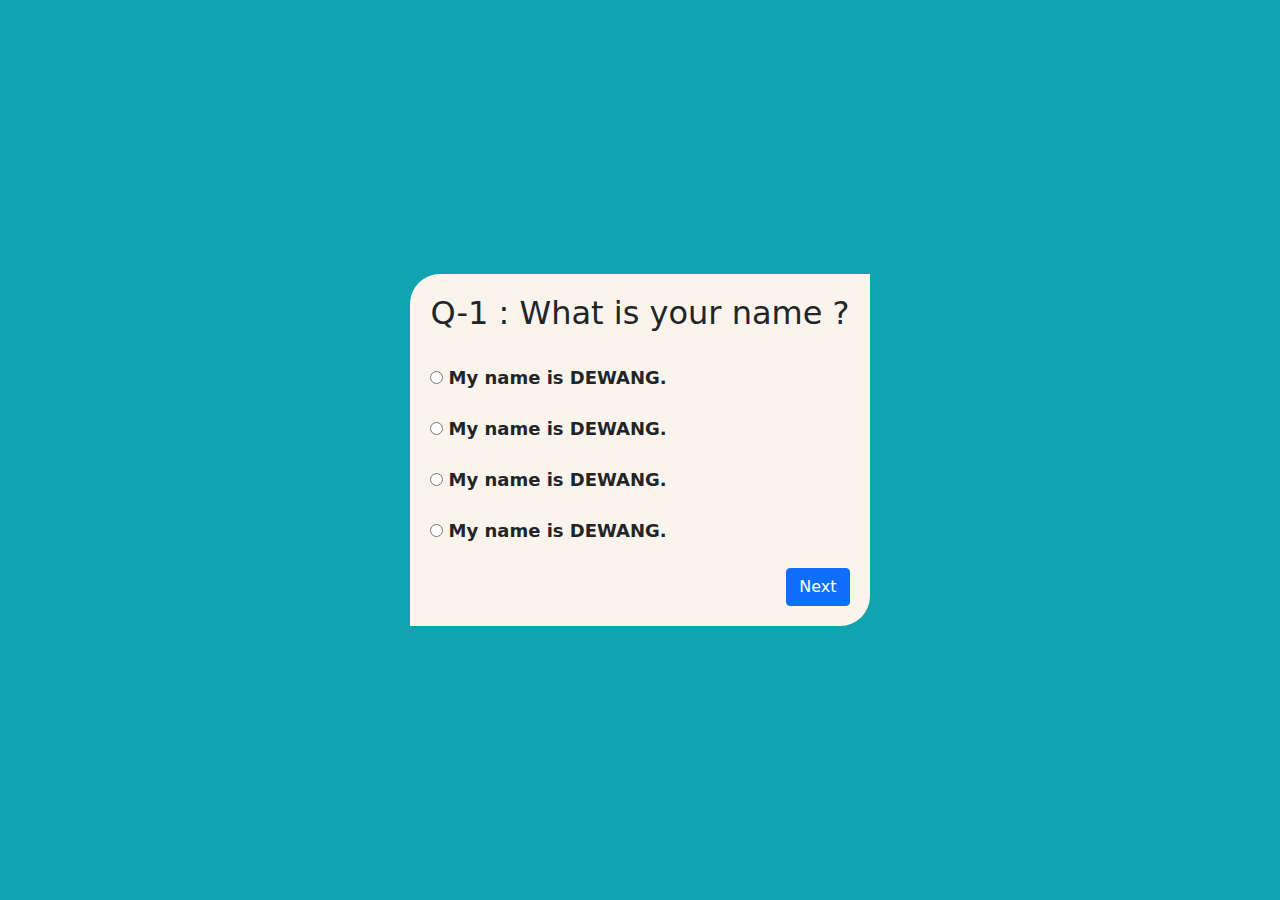
<file: quizApp/quiz/quiz.html>
<!DOCTYPE html>
<html lang="en">
<head>
    <meta charset="UTF-8">
    <meta http-equiv="X-UA-Compatible" content="IE=edge">
    <meta name="viewport" content="width=device-width, initial-scale=1.0">
    <!-- css link -->
    <link rel="stylesheet" href="css/quiz.css">
    <link rel="stylesheet" href="../common/css/bootstrap.min.css">
    <link rel="stylesheet" href="../common/css/animate.min.css">
    <!-- end css link -->
    <!-- js link -->
    <script src="../common/js/bootstrap.bundle.min.js"></script>
    <script src="../common/js/sweetalert.min.js"></script>
    <!-- end js link -->
    <title>Welcome</title>
</head>
<body>
    <div class="main">
        <h2 class="question-el">Q-1 : What is your name ?</h2>
        <br>
        <input type="radio" class="option" id="option-1" value="option-1" name="option">
        <label for="option-1">My name is DEWANG.</label>
        <br><br>
        <input type="radio" class="option" id="option-2" value="option-2" name="option">
        <label for="option-2">My name is DEWANG.</label>
        <br><br>
        <input type="radio" class="option" id="option-3" value="option-3" name="option">
        <label for="option-3">My name is DEWANG.</label>
        <br><br>
        <input type="radio" class="option" id="option-4" value="option-4" name="option">
        <label for="option-4">My name is DEWANG.</label>
        <br><br>
        <div align="end" class="btndewa">
            <button class="btn next-btn btn-primary">Next</button>
        </div>
    </div>
    <script src="js/quiz.js"></script>
</body>
</html>
</file>
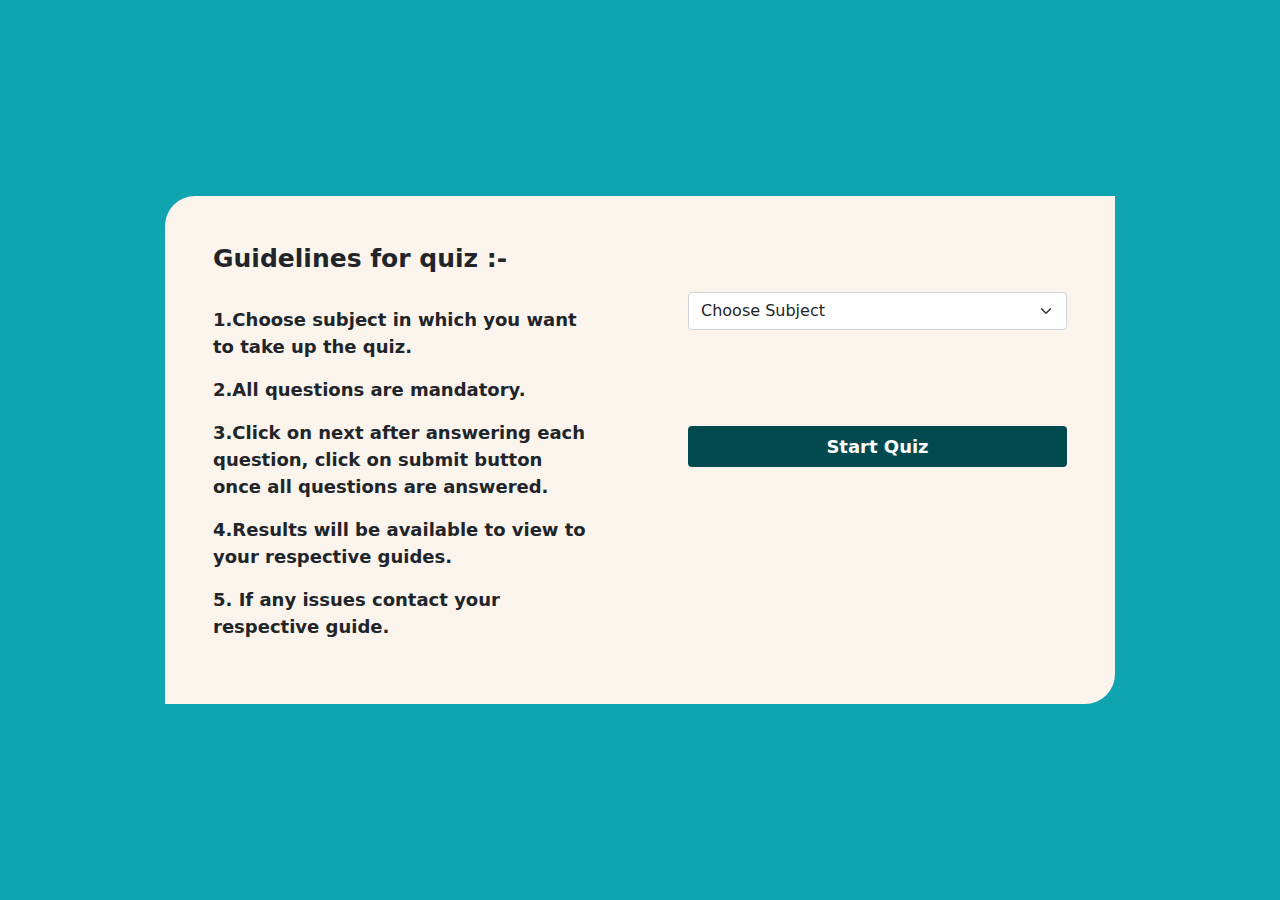
<file: quizApp/welcome/welcome.html>
<!DOCTYPE html>
<html lang="en">
<head>
    <meta charset="UTF-8">
    <meta http-equiv="X-UA-Compatible" content="IE=edge">
    <meta name="viewport" content="width=device-width, initial-scale=1.0">
    <!-- css link -->
    <link rel="stylesheet" href="css/welcome.css">
    <link rel="stylesheet" href="../common/css/bootstrap.min.css">
    <link rel="stylesheet" href="../common/css/animate.min.css">
    <!-- end css link -->
    <!-- js link -->
    <script src="../common/js/bootstrap.bundle.min.js"></script>
    <script src="../common/js/sweetalert.min.js"></script>
    <!-- end js link -->
    <title>Welcome</title>
</head>
<body>
    <div class="container">
        <div class="row ">
            <div class="col-md-1"></div>
            <div class="col-md-5 p-5 guideline-box bgclrdewa">
                <h2>
                    Guidelines for quiz :-
                </h2>
                <br>
                <p>
                    1.Choose subject in which you want to take up the quiz.
                </p>
                <p>
                    2.All questions are mandatory. 
                </p>
                <p>
                    3.Click on next after answering each question, click on submit button once all questions are answered.
                </p>
                <p>
                    4.Results will be available to view to your respective guides.
                </p>
                <p>
                    5. If any issues contact your respective guide.
                </p>
            </div>
            <div class="col-md-5 p-5 bgclrdewa1">
                <select name="" id="select-subject-el" class="form-select mt-5 mb-5">
                    <option value="choose subject">Choose Subject</option>
                </select>
                <button class="btn mt-5 w-100 start-quiz-btn">Start Quiz</button>
            </div>
            <div class="col-md-1"></div>
        </div>
    </div>
    <script src="js/welcome.js"></script>
</body>
</html>
</file>
<file: quizApp/dashboard/css/dashboard.css>
*{
    padding: 0;margin: 0;
    box-sizing: border-box;
    font-family: verdana;
}

.side-nav{
    position: fixed;
    top: 0;
    left: 0;
    width: 250px;
    height: 100vh;
    background-color:   #024950 ; 
    /* #0FFCBE 
     #106EBE */
    display: flex;
    justify-content: start;
    align-items: center;
    padding: 20px 0px;
    flex-direction: column;
    transition: 0.5s ease-in-out;
    z-index: 1000;
}

.allbackfordash{
    background-color: rgb(250, 244, 236);
}
.side-nav .profile-pic{
    width: 100px;
    height: 100px;
    background-image: url(../images/generic-male-avatar-icon-piiktqtfffyzulft.png);
    background-size: cover;
    background-repeat: no-repeat;
    border-radius: 50%;
    background-position: center;
}
.side-nav ul{
    width: 100%;
    margin: 20px 0px 0px;
}
.side-nav ul li{
    border-radius: 0 !important;
    margin: 10px 0px;
    background-color: transparent !important;
    font-size: 20px;
    color: #ffffff;
    transition: 0.4s ease-in-out;
}
.side-nav ul li:hover{
    background-color: #fff !important;
    color: #000;
}
.side-nav button{
    position: absolute;
    bottom: 0;
    width: 100%;
    padding: 13px;
    border: none;
    background-color: #964734;
    color: #ffffff;
    font-weight: bold;
    font-size: 22px;
    border-right: 2px solid #000;
}
/* end sidenav coding */

/* start main-box coding */

.main-box .list-group li{
    border-radius: 0 !important;
    background-color:#0FA4AF !important;
    color: #ffffff !important;
}
.Welcometxt h1{
    color: rgb(255, 255, 255) !important;
}
.main-box .teacher-box .content-box{
    width: 100%;
    height: 150px;
    display: flex;
    justify-content: center;
    align-items: center;
    background-color:rgb(250, 244, 236);
}
.inputsdewa{
    background-color:rgb(250, 244, 236);
}
.inputsdewa input{
    background-color: rgb(250, 244, 236);
}
.inputsdewa option{
    background-color: rgb(250, 244, 236);
}
.accordion-body{
    background-color: rgb(250, 244, 236);
}
.main-box .teacher-box .content-box .number-box{
    width: 120px;
    background-color: rgb(250, 244, 236);
    height: 120px;
    border: 5px solid #e46767;
    border-radius: 50%;
    display: flex;
    justify-content: center;
    align-items: center;
}
/* end main-box coding */

/* start modal coding */
.Underline-Dewa{
    text-decoration: none;
}
.user-profile-box .modal-header{
    background-color: #024950;
    color: #fff; 
}
.user-profile-box .profile-box{
    width: 100%;
    height: 300px;
    background-color: #f2f2f4;
    display: flex;
    justify-content: center;
    align-items: center;
    text-align: center;
    flex-direction: column;
    position: relative;
}
.user-profile-box .profile-box .upload-box{
    width: 150px;
    height: 150px;
    background-image: url(../images/avtar.png);
    background-size: cover;
    background-repeat: no-repeat;
    background-position: center;
    border-radius: 50%;
}
.user-profile-box .profile-box button{
    position: absolute;
    right: 0;
    top: 0;
    font-size: 35px;
}
.user-profile-box .profile-box input{
    position: absolute;
    right: 0;
    top: 18px;
    width: 50px;
    opacity: 0;
}
.user-profile-box .date-box{
    width: 100%;
    height: 150px;
    background-color: #f2f2f4;
    display: flex;
    justify-content: space-between;
    align-items: center;
    flex-direction: column;
}
.user-profile-box .date-box .icon-box{
    width: 100%;
    height: 40px;
    background-color: #024950;
    display: flex;
    justify-content: space-between;
    align-items: center;
    color: #fff;
}
.user-profile-box .date-box .icon-box h3{
    font-weight: bold;
}
.user-profile-box .date-box .icon-box i{
    font-size: 35px;
}
.user-profile-box .date-box h1{
    font-weight: bold;
    font-size: 45px;
}
.user-profile-box .modal-footer .modal-edit{
    width: 100px;
    background-color: #024950;
    color: #fff;
    font-weight: bold;
}
i{
    cursor: pointer;
}
/* end modal coding */

.visible-question i{
    font-size: 22px;
}
.visible-question span{
    font-size: 22px;
}

/* start certificate coding */

.certificate-main{
    width: 800px;
    height: 1000px;
    background-color: red;
    position: absolute;
    top: 40%;
    left: 25%;
    transform: translate(-0%,-0%);
    border: 10px groove slateblue;
    opacity: 0;
    z-index: -100;
}
.certificate-main.active{
    opacity: 1;
    z-index: 100;
    animation-name: slideInDown;
    animation-duration : 1s;
}
.certificate-main .main-box{
    width: 100%;
    height: 100%;
    /* background-color: #6D67E4; */
    position: absolute;
    top: 55px;
    left: 0;
    padding: 0px 50px;
}
.certificate-main .main-box .name-box{
    width: 100%;
    height: 200px;
    border: 1px solid #ccc;
    display: flex;
    justify-content: center;
    align-items: center;
}
.certificate-main .main-box .name-box .img-box{
    width: 30%;
    height: 90%;
    /* border: 1px solid #ccc; */
    margin: 0px auto;
    display: flex;
    flex-direction: column;
    justify-content: space-between;
}
.certificate-main .main-box .name-box .img-box p{
    font-weight: bold;
}

.certificate-main .main-box .signature-box{
    width: 100%;
    height: 150px;
    border: 2px solid #000;
    display: flex;
    justify-content: center;
}
.certificate-main .main-box .signature-box .sign-box{
    width: 30%;
    height: 100%;
    /* border: 1px solid #ccc; */
    margin: 0px auto;
    display: flex;
    flex-direction: column;
    justify-content: space-between;
    display: flex;
    justify-content: center;
    align-items: center;
    font-size: 22px;
    font-weight: bold;
}

.certificate-main .certificate-close-btn{
    position: absolute;
    right: -30px;
    top: -40px;
    font-size: 30px;
    color: red;
    box-shadow: none !important;
}
.certificate-main .certificate-close-btn:hover{
    color: red;
}

/* end certificate coding */

/* start toggler coding */
.toggler-box{
    opacity: 0;
}
.toggler-box .toggler-icon{
    position: fixed;
    padding: 15px;
    right: 0px;
    top: 0px;
    z-index: 100;
    background-color: black;
    color: #fff;
    border-radius: 10px;
}
/* end toggler coding */

@media(max-width : 991px){
    .side-nav{
        transform: translateX(-255px);
    }
    .side-nav.active{
        transform: translateX(0px);
    }
    .toggler-box{
        opacity: 1;
    }
}
</file>
<file: quizApp/quiz/css/quiz.css>
*{
    padding: 0;
    margin: 0;
    box-sizing: border-box;
}
body{
    background-color:#0FA4AF !important;
    display: flex;
    justify-content: center;
    align-items: center;
    min-height: 100vh;
}
.main{
    background-color: rgb(250, 244, 236);
    padding: 20px;
    border-top-left-radius: 30px;
    border-bottom-right-radius: 30px;  
}

.main label{
    font-size: 18px;
    font-weight: bold;
    cursor: pointer;
}
</file>
<file: quizApp/welcome/css/welcome.css>
*{
    padding: 0;
    margin: 0;
    box-sizing: border-box;
}
body{
    background-color: #0FA4AF !important;
    display: flex;
    justify-content: center;
    align-items: center;
    min-height: 100vh;
}
.bgclrdewa{
    background-color: rgb(250, 244, 236);
border-top-left-radius: 30px;
}
.bgclrdewa1{
    background-color: rgb(250, 244, 236);
    border-bottom-right-radius: 30px;     
}
.guideline-box h2{
    font-size: 25px;
    font-weight: bold;
}
.guideline-box p{
    font-size: 18px;
    font-weight: bold;
}
.btn{
    background-color:  #024950 !important;
    font-weight: bold !important;
    font-size: 18px !important;
    color: #fff !important;
    box-shadow: none !important;
}
</file>
